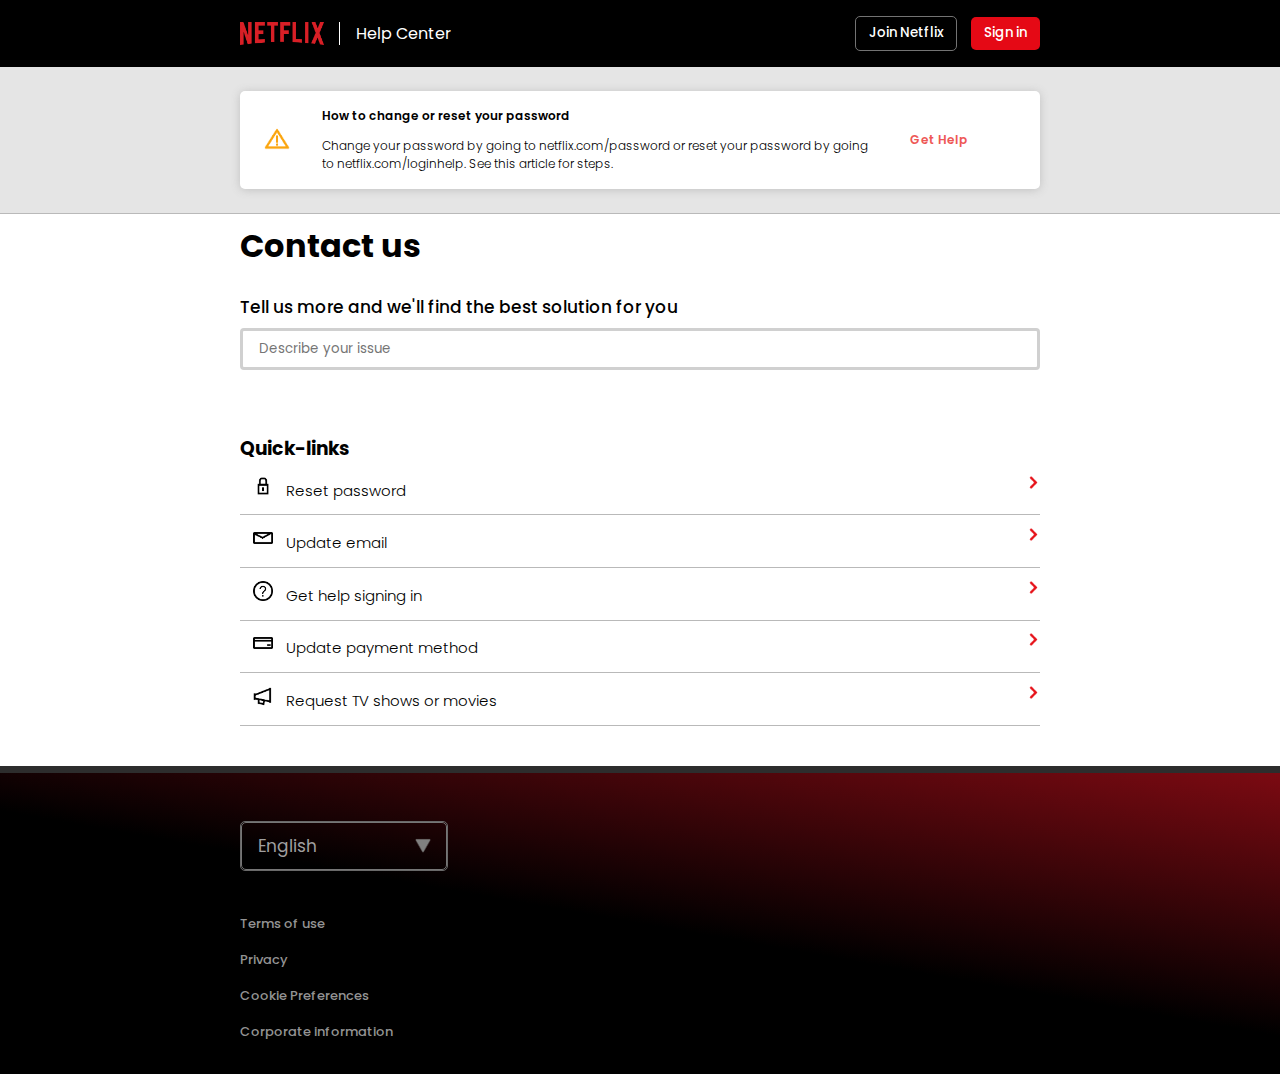
<file: contactus.html>
<!DOCTYPE html>
<html lang="en">
<head>
    <meta charset="UTF-8">
    <meta name="viewport" content="width=device-width, initial-scale=1.0">
    <title>Contact Us | Netflix Help Center</title>
    <link rel="stylesheet" href="styles.css">
    <link rel="stylesheet" href="contactus.css">
    <link rel="icon" href="images/favicon.svg">
</head>
<body>

    <div class="pop-up-enclosing">
        <div class="heading">
            <div class="heading-elements">
                <img src="images/logo.png" alt="">
                <h1>Privacy Preferencd Center</h1>
                <img class="pop-up-x-icon" src="images/plus-icon.png" alt="">
            </div>
        </div>
        <div class="pop-up-container">
            <div class="main-content">
                <div class="left-content">
                    <h4>General Description</h4>
                    <h4>Essential Cookies</h4>
                    <h4>First Party Performance and Functionality Cookies</h4>
                    <h4>Third Party Performance and Functionality Cookies</h4>
                    <h4>Advertising Cookies</h4>
                </div>
                <div class="right-content">
                    <h4>General Description</h4>
                    <p>
                        This cookie tool will help you understand who is using cookies to collect information from your
                        device, for what purposes they use the information, and how you can control the use of cookies for
                        non-essential activities.
                        <br> <br>
                        Netflix supports the Self-Regulatory Principles for Online Behavioral Advertising of the Digital
                        Advertising Alliance (DAA), the Digital Advertising Alliance of Canada (DAAC), and the European
                        Interactive Digital Advertising Alliance (EDAA).
                        <br> <br>
                        If you opt out of advertising cookies, you may still see Netflix ads on other sites, but those ads
                        will not be customized by us or our service providers and we will continue to customize your
                        experience on our website via our use of cookies you have not refused.
                        <br> <br>
                        Alternatively, privacy settings in most browsers will allow you to prevent your browser from
                        accepting new cookies, have it notify you when you receive a new cookie, or disable cookies
                        altogether. If your browser is set to not accept any cookies, you will not receive Interest-Based
                        Advertising, but your use of the Netflix service may be impaired or unavailable. In addition, if you
                        use our cookie tool to opt-out of certain cookies, your opt-out preferences will be remembered by
                        placing a cookie on your device. It is therefore important that your browser is configured to accept
                        cookies for your preferences to take effect. If you delete or clear your cookies, or if you change
                        which web browser you are using, you will need to set your cookie preferences again.
                        <br> <br>
                        For more information on our use of cookies, please visit the <a href="#">Cookies and Internet Advertising</a>
                        section of our <a href="#">Privacy Statement</a> .
                    </p>
                </div>
                
            </div>
        </div>
        <div class="pop-up-accordion">
            <div class="topics">
                <div class="p-heading">
                    <p>General Description</p>
                </div>
                <div class="p-floating-content">
                    <p>
                        This cookie tool will help you understand who is using cookies to collect information from your
                        device, for what purposes they use the information, and how you can control the use of cookies for
                        non-essential activities.
                        <br> <br>
                        Netflix supports the Self-Regulatory Principles for Online Behavioral Advertising of the Digital
                        Advertising Alliance (DAA), the Digital Advertising Alliance of Canada (DAAC), and the European
                        Interactive Digital Advertising Alliance (EDAA).
                        <br> <br>
                        If you opt out of advertising cookies, you may still see Netflix ads on other sites, but those ads
                        will not be customized by us or our service providers and we will continue to customize your
                        experience on our website via our use of cookies you have not refused.
                        <br> <br>
                        Alternatively, privacy settings in most browsers will allow you to prevent your browser from
                        accepting new cookies, have it notify you when you receive a new cookie, or disable cookies
                        altogether. If your browser is set to not accept any cookies, you will not receive Interest-Based
                        Advertising, but your use of the Netflix service may be impaired or unavailable. In addition, if you
                        use our cookie tool to opt-out of certain cookies, your opt-out preferences will be remembered by
                        placing a cookie on your device. It is therefore important that your browser is configured to accept
                        cookies for your preferences to take effect. If you delete or clear your cookies, or if you change
                        which web browser you are using, you will need to set your cookie preferences again.
                        <br> <br>
                        For more information on our use of cookies, please visit the <a href="#">Cookies and Internet Advertising</a>
                        section of our <a href="#">Privacy Statement</a> .
                    </p>
                </div>
            </div>
        </div>
        <div class="pop-up-save">
            <button>Save Settings</button>
        </div>
        <div class="pop-up-footer">
            <p>powered by <span class="onetrust">onetrust</span></p>
        </div>
    </div>
    
    <header>
        <div class="header-outermost">
            <div class="header-el-container">
                <div class="section1">
                    <div class="logo">
                        <a href="index.html"><img src="images/logo.png" alt="logo"></a>
                    </div>
            
                    <a href="help.html">Help Center</a>
                </div>
                <div class="mobile-help">
                    <div class="logo">
                        <a href="index.html"><img class="logo-img" src="images/Netflix_Symbol.png" alt="logo"></a>
                    </div>

                    <a href="help.html">Help Center</a>
                </div>
                <div class="section2">
                    <button onclick="openIndex()" >Join Netflix</button>
                    <button onclick="openSignIn()" >Sign in</button>
                </div>
            </div>
        </div>
    </header>
    <div class="content">
        <div class="bg">
            <div class="get-help-container">
                <div class="get-help-box">
                    <div class="image">
                        <img src="images/error-icon.png" alt="">
                    </div>
                    <div class="text">
                        <p>How to change or reset your password</p>
                        <p>Change your password by going to netflix.com/password or 
                            reset your password by going to netflix.com/loginhelp. 
                            See this article for steps.
                        </p>
                    </div>
                    <a href="help.html">Get Help</a>
                </div>
            </div>
        </div>
        <div class="contact-us">
            <h1>Contact us</h1>
            <p>Tell us more and we'll find the best solution for you</p>
            <div class="input-div">
                <input type="text" placeholder="Describe your issue">
                <div class="right-arrow">
                    <img src="images/right-arrow-01.png" alt="">
                </div>
            </div>
        </div>
        <div class="quick-links">
            <h3>Quick-links</h3>
            <div class="links">
                <a href="#"><img src="images/lock-icon.png" alt="">Reset password <img class="right-arrow-red" src="images/right-arrow-red.png" alt=""></a>
                <a href="#"><img src="images/email-icon.png" alt="">Update email <img class="right-arrow-red" src="images/right-arrow-red.png" alt=""></a>
                <a href="#"><img src="images/help-icon.png" alt="">Get help signing in <img class="right-arrow-red" src="images/right-arrow-red.png" alt=""></a>
                <a href="#"><img src="images/credit-card-icon.png" alt="">Update payment method <img class="right-arrow-red" src="images/right-arrow-red.png" alt=""></a>
                <a href="#"><img src="images/request-icon.png" alt="">Request TV shows or movies <img class="right-arrow-red" src="images/right-arrow-red.png" alt=""></a>
            </div>
        </div>

        <div class="footer">
            <div class="footer-container">
                <div class="footer-inner">
                    <div class="language-select">
                        <div class="text">
                            <select name="language" id="language">
                                <option value="English">English</option>
                                <option value="English">Amharic</option>
                                <option value="English">French</option>
                                <option value="English">Dutch</option>
                            </select>
                        </div>
                            <img class="down-icon down-icon-gray" src="images/down-icon-gray.png" alt="">
                            <img class="down-icon down-icon-white" src="images/down-icon.png" alt="">
                    </div>
                        <ul>
                            <li><a href="termsofuse.html">Terms of use</a></li>
                            <li><a href="privacy.html">Privacy</a></li>
                            <li><a class="cookie-preferences">Cookie Preferences</a></li>
                            <li><a href="corporateinformation.html">Corporate information</a></li>
                        </ul>
                </div>
            </div>
        </div>
    </div>
    
    <script src="contactus.js"></script>
    <script src="cookie-opener.js"></script>
</body>
</html>
</file>
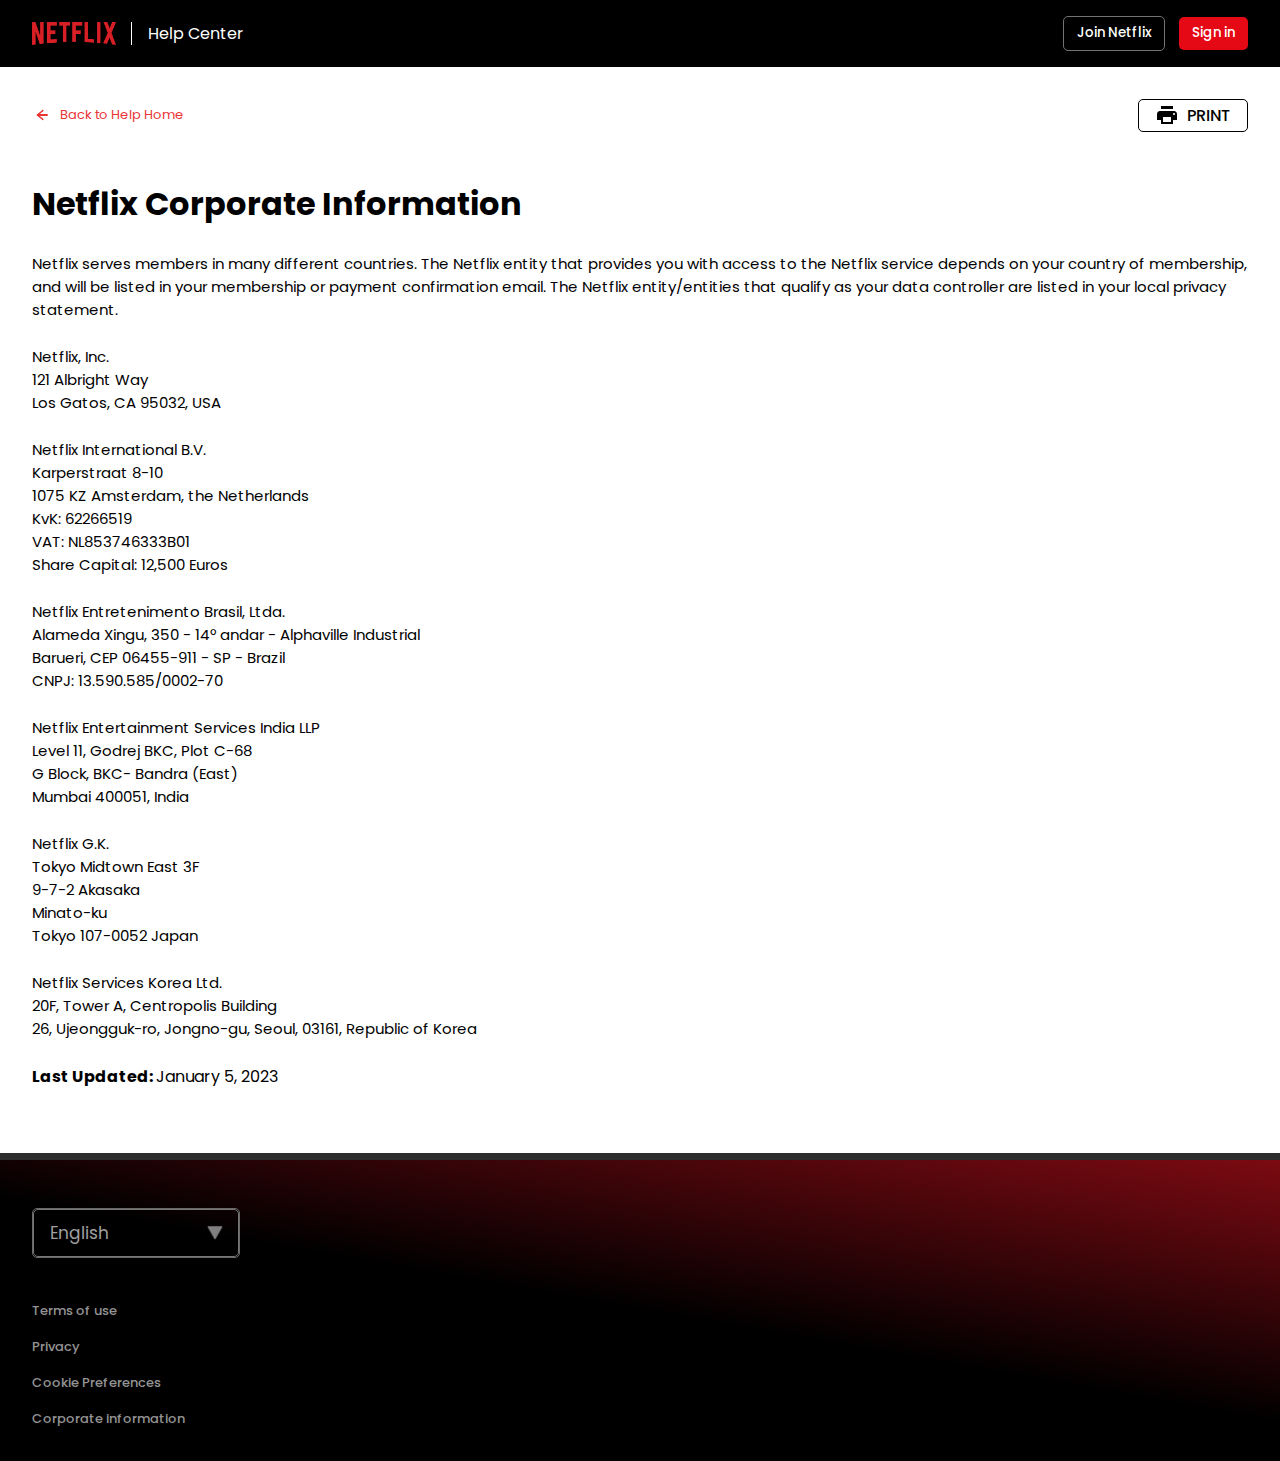
<file: corparateinformation.html>
<!DOCTYPE html>
<html lang="en">

<head>
    <meta charset="UTF-8">
    <meta name="viewport" content="width=device-width, initial-scale=1.0">
    <title>help.netflix.com/en/legal/termsofuse</title>
    <link rel="stylesheet" href="styles.css">
    <link rel="stylesheet" href="contactus.css">
    <link rel="stylesheet" href="termsofuse.css">
    <link rel="icon" href="images/favicon.svg">
</head>

<body>

    <div class="pop-up-enclosing">
        <div class="heading">
            <div class="heading-elements">
                <img src="images/logo.png" alt="">
                <h1>Privacy Preferencd Center</h1>
                <img class="pop-up-x-icon" src="images/plus-icon.png" alt="">
            </div>
        </div>
        <div class="pop-up-container">
            <div class="main-content">
                <div class="left-content">
                    <h4>General Description</h4>
                    <h4>Essential Cookies</h4>
                    <h4>First Party Performance and Functionality Cookies</h4>
                    <h4>Third Party Performance and Functionality Cookies</h4>
                    <h4>Advertising Cookies</h4>
                </div>
                <div class="right-content">
                    <h4>General Description</h4>
                    <p>
                        This cookie tool will help you understand who is using cookies to collect information from your
                        device, for what purposes they use the information, and how you can control the use of cookies
                        for
                        non-essential activities.
                        <br> <br>
                        Netflix supports the Self-Regulatory Principles for Online Behavioral Advertising of the Digital
                        Advertising Alliance (DAA), the Digital Advertising Alliance of Canada (DAAC), and the European
                        Interactive Digital Advertising Alliance (EDAA).
                        <br> <br>
                        If you opt out of advertising cookies, you may still see Netflix ads on other sites, but those
                        ads
                        will not be customized by us or our service providers and we will continue to customize your
                        experience on our website via our use of cookies you have not refused.
                        <br> <br>
                        Alternatively, privacy settings in most browsers will allow you to prevent your browser from
                        accepting new cookies, have it notify you when you receive a new cookie, or disable cookies
                        altogether. If your browser is set to not accept any cookies, you will not receive
                        Interest-Based
                        Advertising, but your use of the Netflix service may be impaired or unavailable. In addition, if
                        you
                        use our cookie tool to opt-out of certain cookies, your opt-out preferences will be remembered
                        by
                        placing a cookie on your device. It is therefore important that your browser is configured to
                        accept
                        cookies for your preferences to take effect. If you delete or clear your cookies, or if you
                        change
                        which web browser you are using, you will need to set your cookie preferences again.
                        <br> <br>
                        For more information on our use of cookies, please visit the <a href="#">Cookies and Internet
                            Advertising</a>
                        section of our <a href="#">Privacy Statement</a> .
                    </p>
                </div>

            </div>
        </div>
        <div class="pop-up-accordion">
            <div class="topics">
                <div class="p-heading">
                    <p>General Description</p>
                </div>
                <div class="p-floating-content">
                    <p>
                        This cookie tool will help you understand who is using cookies to collect information from your
                        device, for what purposes they use the information, and how you can control the use of cookies
                        for
                        non-essential activities.
                        <br> <br>
                        Netflix supports the Self-Regulatory Principles for Online Behavioral Advertising of the Digital
                        Advertising Alliance (DAA), the Digital Advertising Alliance of Canada (DAAC), and the European
                        Interactive Digital Advertising Alliance (EDAA).
                        <br> <br>
                        If you opt out of advertising cookies, you may still see Netflix ads on other sites, but those
                        ads
                        will not be customized by us or our service providers and we will continue to customize your
                        experience on our website via our use of cookies you have not refused.
                        <br> <br>
                        Alternatively, privacy settings in most browsers will allow you to prevent your browser from
                        accepting new cookies, have it notify you when you receive a new cookie, or disable cookies
                        altogether. If your browser is set to not accept any cookies, you will not receive
                        Interest-Based
                        Advertising, but your use of the Netflix service may be impaired or unavailable. In addition, if
                        you
                        use our cookie tool to opt-out of certain cookies, your opt-out preferences will be remembered
                        by
                        placing a cookie on your device. It is therefore important that your browser is configured to
                        accept
                        cookies for your preferences to take effect. If you delete or clear your cookies, or if you
                        change
                        which web browser you are using, you will need to set your cookie preferences again.
                        <br> <br>
                        For more information on our use of cookies, please visit the <a href="#">Cookies and Internet
                            Advertising</a>
                        section of our <a href="#">Privacy Statement</a> .
                    </p>
                </div>
            </div>
        </div>
        <div class="pop-up-save">
            <button>Save Settings</button>
        </div>
        <div class="pop-up-footer">
            <p>powered by <span class="onetrust">onetrust</span></p>
        </div>
    </div>

    <header>
        <div class="header-outermost">
            <div class="header-el-container">
                <div class="section1">
                    <div class="logo">
                        <a href="index.html"><img src="images/logo.png" alt="logo"></a>
                    </div>

                    <a href="help.html">Help Center</a>
                </div>
                <div class="mobile-help">
                    <div class="logo">
                        <a href="index.html"><img class="logo-img" src="images/Netflix_Symbol.png" alt="logo"></a>
                    </div>

                    <a href="help.html">Help Center</a>
                </div>
                <div class="section2">
                    <button onclick="openIndex()">Join Netflix</button>
                    <button onclick="openSignIn()">Sign in</button>
                </div>
            </div>
        </div>
    </header>
    <nav>
        <a href="help.html"> <img class="right-arrow-red" src="images/left-icon-red.png" alt=""> Back to Help Home</a>
        <button> <img src="images/icons8-print-24.png" alt=""> PRINT</button>
    </nav>

    <main>
        <div class="main-content">
            <h1>Netflix Corporate Information</h1>
            <div class="tc-text">
                <p>
                    Netflix serves members in many different countries. The Netflix entity that provides you with access
                    to the Netflix service depends on your country of membership, and will be listed in your membership
                    or payment confirmation email. The Netflix entity/entities that qualify as your data controller are
                    listed in your local privacy statement.
                </p>
                <p>
                    Netflix, Inc. <br>
                    121 Albright Way <br>
                    Los Gatos, CA 95032, USA
                </p>
                <p>
                    Netflix International B.V. <br>
                    Karperstraat 8-10 <br>
                    1075 KZ Amsterdam, the Netherlands <br>
                    KvK: 62266519 <br>
                    VAT: NL853746333B01 <br>
                    Share Capital: 12,500 Euros
                </p>

                <p>
                    Netflix Entretenimento Brasil, Ltda. <br>
                    Alameda Xingu, 350 - 14º andar - Alphaville Industrial <br>
                    Barueri, CEP 06455-911 - SP - Brazil <br>
                    CNPJ: ​13.590.585/0002-70
                </p>

                <p>
                    Netflix Entertainment Services India LLP <br>
                    Level 11, Godrej BKC, Plot C-68 <br>
                    G Block, BKC- Bandra (East) <br>
                    Mumbai 400051, India
                </p>

                <p>
                    Netflix G.K.  <br>
                    Tokyo Midtown East 3F <br>
                    9-7-2 Akasaka <br>
                    Minato-ku <br>
                    Tokyo 107-0052 Japan
                </p>

                <p>
                    Netflix Services Korea Ltd. <br>
                    20F, Tower A, Centropolis Building <br>
                    26, Ujeongguk-ro, Jongno-gu, Seoul, 03161, Republic of Korea
                </p>

            </div>
            <p class="last-updated"><strong>Last Updated: </strong>January 5, 2023</p>
        </div>
    </main>

    <div class="footer">
        <div class="language-select">
            <div class="text">
                <select name="language" id="language">
                    <option value="English">English</option>
                    <option value="English">Amharic</option>
                    <option value="English">French</option>
                    <option value="English">Dutch</option>
                </select>
            </div>
            <img class="down-icon down-icon-gray" src="images/down-icon-gray.png" alt="">
            <img class="down-icon down-icon-white" src="images/down-icon.png" alt="">
        </div>
        <ul>
            <li><a href="termsofuse.html">Terms of use</a></li>
            <li><a href="privacy.html">Privacy</a></li>
            <li><a class="cookie-preferences">Cookie Preferences</a></li>
            <li><a href="corporateinformation.html">Corporate information</a></li>
        </ul>
    </div>
    <script src="cookie-opener.js"></script>
    <script>
        function openIndex() {
            window.open("index.html", "_self")
        }

        function openSignIn() {
            window.open("signin.html", "_self")
        }
    </script>
</body>

</html>
</file>
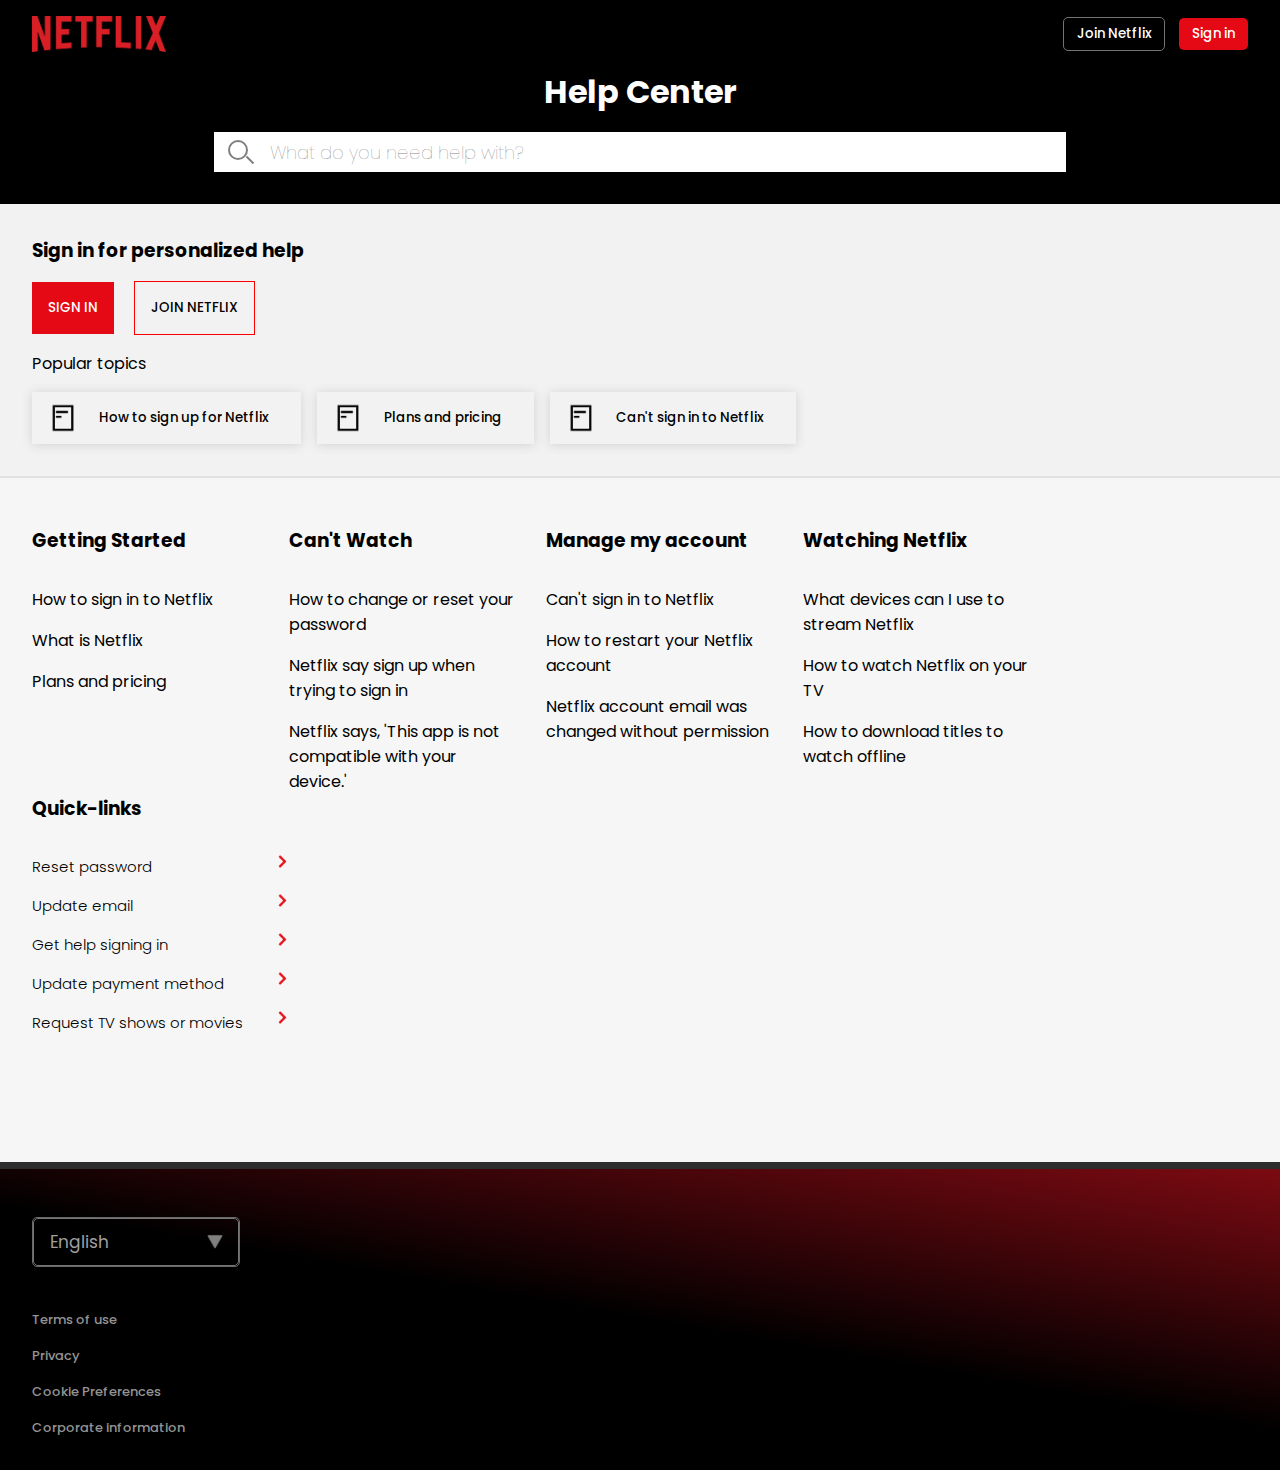
<file: help.html>
<!DOCTYPE html>
<html lang="en">

<head>
    <meta charset="UTF-8">
    <meta name="viewport" content="width=device-width, initial-scale=1.0">
    <title>help.netflix.com/en/legal/termsofuse</title>
    <link rel="stylesheet" href="styles.css">
    <link rel="stylesheet" href="contactus.css">
    <link rel="stylesheet" href="help.css">
    <link rel="icon" href="images/favicon.svg">
</head>

<body>

    <div class="pop-up-enclosing">
        <div class="heading">
            <div class="heading-elements">
                <img src="images/logo.png" alt="">
                <h1>Privacy Preferencd Center</h1>
                <img class="pop-up-x-icon" src="images/plus-icon.png" alt="">
            </div>
        </div>
        <div class="pop-up-container">
            <div class="main-content">
                <div class="left-content">
                    <h4>General Description</h4>
                    <h4>Essential Cookies</h4>
                    <h4>First Party Performance and Functionality Cookies</h4>
                    <h4>Third Party Performance and Functionality Cookies</h4>
                    <h4>Advertising Cookies</h4>
                </div>
                <div class="right-content">
                    <h4>General Description</h4>
                    <p>
                        This cookie tool will help you understand who is using cookies to collect information from your
                        device, for what purposes they use the information, and how you can control the use of cookies for
                        non-essential activities.
                        <br> <br>
                        Netflix supports the Self-Regulatory Principles for Online Behavioral Advertising of the Digital
                        Advertising Alliance (DAA), the Digital Advertising Alliance of Canada (DAAC), and the European
                        Interactive Digital Advertising Alliance (EDAA).
                        <br> <br>
                        If you opt out of advertising cookies, you may still see Netflix ads on other sites, but those ads
                        will not be customized by us or our service providers and we will continue to customize your
                        experience on our website via our use of cookies you have not refused.
                        <br> <br>
                        Alternatively, privacy settings in most browsers will allow you to prevent your browser from
                        accepting new cookies, have it notify you when you receive a new cookie, or disable cookies
                        altogether. If your browser is set to not accept any cookies, you will not receive Interest-Based
                        Advertising, but your use of the Netflix service may be impaired or unavailable. In addition, if you
                        use our cookie tool to opt-out of certain cookies, your opt-out preferences will be remembered by
                        placing a cookie on your device. It is therefore important that your browser is configured to accept
                        cookies for your preferences to take effect. If you delete or clear your cookies, or if you change
                        which web browser you are using, you will need to set your cookie preferences again.
                        <br> <br>
                        For more information on our use of cookies, please visit the <a href="#">Cookies and Internet Advertising</a>
                        section of our <a href="#">Privacy Statement</a> .
                    </p>
                </div>
                
            </div>
        </div>
        <div class="pop-up-accordion">
            <div class="topics">
                <div class="p-heading">
                    <p>General Description</p>
                </div>
                <div class="p-floating-content">
                    <p>
                        This cookie tool will help you understand who is using cookies to collect information from your
                        device, for what purposes they use the information, and how you can control the use of cookies for
                        non-essential activities.
                        <br> <br>
                        Netflix supports the Self-Regulatory Principles for Online Behavioral Advertising of the Digital
                        Advertising Alliance (DAA), the Digital Advertising Alliance of Canada (DAAC), and the European
                        Interactive Digital Advertising Alliance (EDAA).
                        <br> <br>
                        If you opt out of advertising cookies, you may still see Netflix ads on other sites, but those ads
                        will not be customized by us or our service providers and we will continue to customize your
                        experience on our website via our use of cookies you have not refused.
                        <br> <br>
                        Alternatively, privacy settings in most browsers will allow you to prevent your browser from
                        accepting new cookies, have it notify you when you receive a new cookie, or disable cookies
                        altogether. If your browser is set to not accept any cookies, you will not receive Interest-Based
                        Advertising, but your use of the Netflix service may be impaired or unavailable. In addition, if you
                        use our cookie tool to opt-out of certain cookies, your opt-out preferences will be remembered by
                        placing a cookie on your device. It is therefore important that your browser is configured to accept
                        cookies for your preferences to take effect. If you delete or clear your cookies, or if you change
                        which web browser you are using, you will need to set your cookie preferences again.
                        <br> <br>
                        For more information on our use of cookies, please visit the <a href="#">Cookies and Internet Advertising</a>
                        section of our <a href="#">Privacy Statement</a> .
                    </p>
                </div>
            </div>
        </div>
        <div class="pop-up-save">
            <button>Save Settings</button>
        </div>
        <div class="pop-up-footer">
            <p>powered by <span class="onetrust">onetrust</span></p>
        </div>
    </div>

    <header>
        <div class="header-outermost">
            <div class="header-el-container">
                <div class="section1">
                    <div class="logo">
                        <a href="index.html"><img src="images/logo.png" alt="logo"></a>
                    </div>

                </div>
                <div class="mobile-help">
                    <div class="logo">
                        <a href="index.html"><img class="logo-img" src="images/Netflix_Symbol.png" alt="logo"></a>
                    </div>
                </div>
                <div class="section2">
                    <button onclick="openIndex()">Join Netflix</button>
                    <button onclick="openSignIn()">Sign in</button>
                </div>
                
            </div>
        </div>
        <h1>Help Center</h1>
        <div class="search-space">
            <div class="search-icon">
                <div class="shapes">
                    <div class="circle"></div>
                    <div class="line"></div>
                </div>
            </div>
            <input class="search" type="text" placeholder="What do you need help with?">
        </div>
    </header>

    <main>
        <div class="main-help-content">
            <div class="upper-content">
                <h3>Sign in for personalized help</h3>
                <div class="upper-btns">
                    <button onclick="openSignIn()">Sign in</button>
                    <button onclick="openIndex()">Join Netflix</button>
                </div>
                <p>Popular topics</p>
                <div class="topics">
                    <div class="btn">
                        <img src="images/doc.png" alt=""> <button> How to sign up for Netflix</button>
                    </div>
                    <div class="btn">
                        <img src="images/doc.png" alt=""> <button> Plans and pricing</button>
                    </div>
                    <div class="btn">
                        <img src="images/doc.png" alt=""> <button> Can't sign in to Netflix</button>
                    </div>
                </div>
            </div>
        </div>
        <div class="bottom-content">
            <div class="container">
                <div class="content">
                    <h3>Getting Started</h3>
                    <a href="#">How to sign in to Netflix</a>
                    <a href="#">What is Netflix</a>
                    <a href="#">Plans and pricing</a>
                </div>
                <div class="content">
                    <h3>Can't Watch</h3>
                    <a href="#">How to change or reset your password</a>
                    <a href="#">Netflix say sign up when trying to sign in</a>
                    <a href="#">Netflix says, 'This app is not compatible with your device.'</a>
                </div>
                <div class="content">
                    <h3>Manage my account</h3>
                    <a href="#">Can't sign in to Netflix</a>
                    <a href="#">How to restart your Netflix account</a>
                    <a href="#">Netflix account email was changed without permission</a>
                </div>
                <div class="content">
                    <h3>Watching Netflix</h3>
                    <a href="#">What devices can I use to stream Netflix</a>
                    <a href="#">How to watch Netflix on your TV</a>
                    <a href="#">How to download titles to watch offline</a>
                </div>
                <div class="content">
                    <h3>Quick-links</h3>
                    <div class="links">
                        <a href="#">Reset password <img class="right-arrow-red" src="images/right-arrow-red.png" alt=""></a>
                        <a href="#">Update email <img class="right-arrow-red" src="images/right-arrow-red.png" alt=""></a>
                        <a href="#">Get help signing in <img class="right-arrow-red" src="images/right-arrow-red.png" alt=""></a>
                        <a href="#">Update payment method <img class="right-arrow-red" src="images/right-arrow-red.png" alt=""></a>
                        <a href="#">Request TV shows or movies <img class="right-arrow-red" src="images/right-arrow-red.png" alt=""></a>
                    </div>
                </div>
            </div>
        </div>
    </main>

    <div class="footer">
        <div class="language-select">
            <div class="text">
                <select name="language" id="language">
                    <option value="English">English</option>
                    <option value="English">Amharic</option>
                    <option value="English">French</option>
                    <option value="English">Dutch</option>
                </select>
            </div>
            <img class="down-icon down-icon-gray" src="images/down-icon-gray.png" alt="">
            <img class="down-icon down-icon-white" src="images/down-icon.png" alt="">
        </div>
        <ul>
            <li><a href="termsofuse.html">Terms of use</a></li>
            <li><a href="privacy.html">Privacy</a></li>
            <li><a class="cookie-preferences">Cookie Preferences</a></li>
            <li><a href="corparateinformation.html">Corporate information</a></li>
        </ul>
    </div>
    <script src="cookie-opener.js"></script>
    <script>
        function openSignIn() {
            window.open("signin.html", "_self")
        }
        function openIndex() {
            window.open("signin.html", "_self")
        }
    </script>
</body>

</html>
</file>
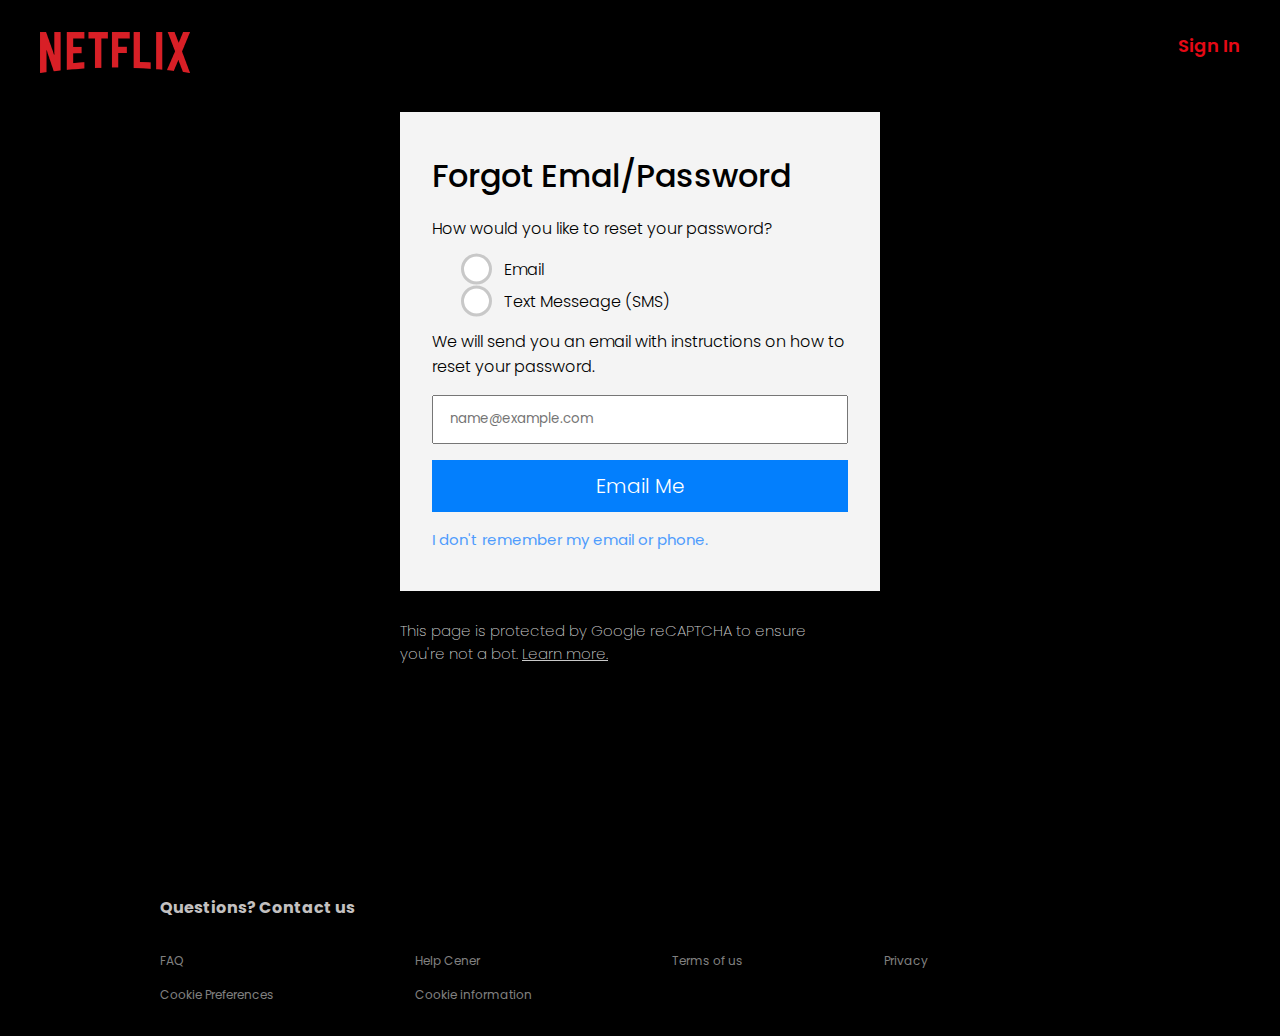
<file: loginhelp.html>
<!DOCTYPE html>
<html lang="en">

<head>
    <meta charset="UTF-8">
    <meta name="viewport" content="width=device-width, initial-scale=1.0">
    <title>Netflix</title>
    <link rel="stylesheet" href="styles.css">
    <link rel="stylesheet" href="loginhelp.css">
    <link rel="icon" href="images/favicon.svg">
</head>

<body>

    <div class="pop-up-enclosing">
        <div class="heading">
            <div class="heading-elements">
                <img src="images/logo.png" alt="">
                <h1>Privacy Preferencd Center</h1>
                <img class="pop-up-x-icon" src="images/plus-icon.png" alt="">
            </div>
        </div>
        <div class="pop-up-container">
            <div class="main-content">
                <div class="left-content">
                    <h4>General Description</h4>
                    <h4>Essential Cookies</h4>
                    <h4>First Party Performance and Functionality Cookies</h4>
                    <h4>Third Party Performance and Functionality Cookies</h4>
                    <h4>Advertising Cookies</h4>
                </div>
                <div class="right-content">
                    <h4>General Description</h4>
                    <p>
                        This cookie tool will help you understand who is using cookies to collect information from your
                        device, for what purposes they use the information, and how you can control the use of cookies
                        for
                        non-essential activities.
                        <br> <br>
                        Netflix supports the Self-Regulatory Principles for Online Behavioral Advertising of the Digital
                        Advertising Alliance (DAA), the Digital Advertising Alliance of Canada (DAAC), and the European
                        Interactive Digital Advertising Alliance (EDAA).
                        <br> <br>
                        If you opt out of advertising cookies, you may still see Netflix ads on other sites, but those
                        ads
                        will not be customized by us or our service providers and we will continue to customize your
                        experience on our website via our use of cookies you have not refused.
                        <br> <br>
                        Alternatively, privacy settings in most browsers will allow you to prevent your browser from
                        accepting new cookies, have it notify you when you receive a new cookie, or disable cookies
                        altogether. If your browser is set to not accept any cookies, you will not receive
                        Interest-Based
                        Advertising, but your use of the Netflix service may be impaired or unavailable. In addition, if
                        you
                        use our cookie tool to opt-out of certain cookies, your opt-out preferences will be remembered
                        by
                        placing a cookie on your device. It is therefore important that your browser is configured to
                        accept
                        cookies for your preferences to take effect. If you delete or clear your cookies, or if you
                        change
                        which web browser you are using, you will need to set your cookie preferences again.
                        <br> <br>
                        For more information on our use of cookies, please visit the <a href="#">Cookies and Internet
                            Advertising</a>
                        section of our <a href="#">Privacy Statement</a> .
                    </p>
                </div>

            </div>
        </div>
        <div class="pop-up-accordion">
            <div class="topics">
                <div class="p-heading">
                    <p>General Description</p>
                </div>
                <div class="p-floating-content">
                    <p>
                        This cookie tool will help you understand who is using cookies to collect information from your
                        device, for what purposes they use the information, and how you can control the use of cookies
                        for
                        non-essential activities.
                        <br> <br>
                        Netflix supports the Self-Regulatory Principles for Online Behavioral Advertising of the Digital
                        Advertising Alliance (DAA), the Digital Advertising Alliance of Canada (DAAC), and the European
                        Interactive Digital Advertising Alliance (EDAA).
                        <br> <br>
                        If you opt out of advertising cookies, you may still see Netflix ads on other sites, but those
                        ads
                        will not be customized by us or our service providers and we will continue to customize your
                        experience on our website via our use of cookies you have not refused.
                        <br> <br>
                        Alternatively, privacy settings in most browsers will allow you to prevent your browser from
                        accepting new cookies, have it notify you when you receive a new cookie, or disable cookies
                        altogether. If your browser is set to not accept any cookies, you will not receive
                        Interest-Based
                        Advertising, but your use of the Netflix service may be impaired or unavailable. In addition, if
                        you
                        use our cookie tool to opt-out of certain cookies, your opt-out preferences will be remembered
                        by
                        placing a cookie on your device. It is therefore important that your browser is configured to
                        accept
                        cookies for your preferences to take effect. If you delete or clear your cookies, or if you
                        change
                        which web browser you are using, you will need to set your cookie preferences again.
                        <br> <br>
                        For more information on our use of cookies, please visit the <a href="#">Cookies and Internet
                            Advertising</a>
                        section of our <a href="#">Privacy Statement</a> .
                    </p>
                </div>
            </div>
        </div>
        <div class="pop-up-save">
            <button>Save Settings</button>
        </div>
        <div class="pop-up-footer">
            <p>powered by <span class="onetrust">onetrust</span></p>
        </div>
    </div>

    <header>
        <div class="logo">
            <a href="index.html"><img src="images/logo.png" alt=""></a>
        </div>
        <a href="signin.html">Sign In</a>
    </header>
    <div class="login-help-box">
        <h1>Forgot Emal/Password</h1>
        <p>How would you like to reset your password?</p>
        <div class="radios">
            <div class="email-radio">
                <label for="email">
                    <input name="email/sms" type="radio" id="email"> 
                    <span>Email</span>
                </label>
            </div>
            <div class="sms-radio">
                <label for="sms">
                    <input name="email/sms" type="radio" id="sms"> 
                    <span>Text Messeage (SMS)</span>
                </label>
            </div>
        </div>
        <p>We will send you an email with instructions on how to reset your password.</p>
        <input class="email-input" type="email" placeholder="name@example.com">
        <button>Email Me</button>
        <a href="#">I don't remember my email or phone.</a>
        <div class="login-help-reCAPTCHA">
            <p>This page is protected by Google reCAPTCHA to ensure you're not a bot. <a class="learn-more" href="#">Learn
                more.</a></p>
            <P class="expand-learn-more" > <br> The information collected by Google reCAPTCHA is subject to the Google <a href="privacy.html">Privacy Policy</a> and <a href="termsofuse.html">Terms of Service</a>,
                and is used for providing, maintaining, and improving the reCAPTCHA service and for general security
                purposes (it is not used for personalized advertising by Google).
            </P>
        </div>
    </div>

    <footer>
        <h4><a href="contactus.html">Questions? Contact us</a></h4>
        <div class="footer-elements">
            <ul>
                <li><a id="faq" href="index.html#faq">FAQ</a></li>
                <li><a class="cookie-preferences" >Cookie Preferences</a></li>
            </ul>
    
            <ul>
                <li><a href="help.html">Help Cener</a></li>
                <li><a href="#">Cookie information</a></li>
            </ul>
            <ul>
                <li><a href="termsofuse.html">Terms of us</a></li>
            </ul>
            <ul>
                <li><a href="privacy.html">Privacy</a></li>
            </ul>
        </div>
        
    </footer>
    <script src="cookie-opener.js"></script>
    <script>
        const learnMore = document.querySelector(".learn-more")
        const expandLearnMore = document.querySelector(".expand-learn-more")

        expandLearnMore.style.opacity = '0'

        learnMore.addEventListener('click', () => {
            expandLearnMore.style.opacity = '1'
            learnMore.style.display = 'none'
        })

    </script>
</body>

</html>
</file>
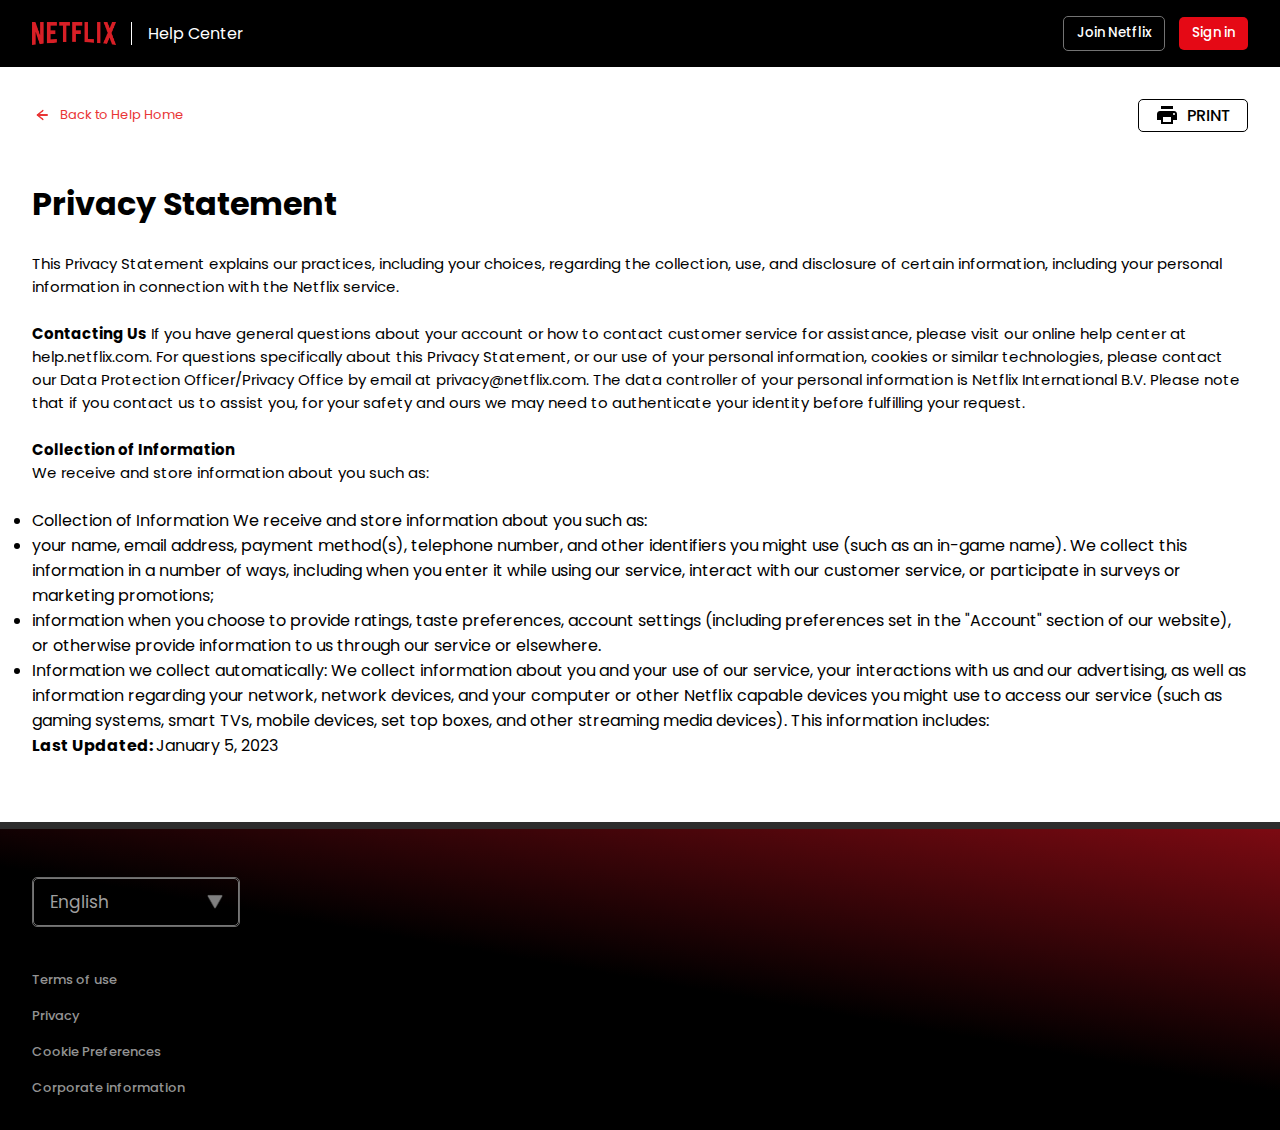
<file: privacy.html>
<!DOCTYPE html>
<html lang="en">

<head>
    <meta charset="UTF-8">
    <meta name="viewport" content="width=device-width, initial-scale=1.0">
    <title>help.netflix.com/en/legal/termsofuse</title>
    <link rel="stylesheet" href="styles.css">
    <link rel="stylesheet" href="contactus.css">
    <link rel="stylesheet" href="termsofuse.css">
    <link rel="icon" href="images/favicon.svg">
</head>

<body>

    <div class="pop-up-enclosing">
        <div class="heading">
            <div class="heading-elements">
                <img src="images/logo.png" alt="">
                <h1>Privacy Preferencd Center</h1>
                <img class="pop-up-x-icon" src="images/plus-icon.png" alt="">
            </div>
        </div>
        <div class="pop-up-container">
            <div class="main-content">
                <div class="left-content">
                    <h4>General Description</h4>
                    <h4>Essential Cookies</h4>
                    <h4>First Party Performance and Functionality Cookies</h4>
                    <h4>Third Party Performance and Functionality Cookies</h4>
                    <h4>Advertising Cookies</h4>
                </div>
                <div class="right-content">
                    <h4>General Description</h4>
                    <p>
                        This cookie tool will help you understand who is using cookies to collect information from your
                        device, for what purposes they use the information, and how you can control the use of cookies
                        for
                        non-essential activities.
                        <br> <br>
                        Netflix supports the Self-Regulatory Principles for Online Behavioral Advertising of the Digital
                        Advertising Alliance (DAA), the Digital Advertising Alliance of Canada (DAAC), and the European
                        Interactive Digital Advertising Alliance (EDAA).
                        <br> <br>
                        If you opt out of advertising cookies, you may still see Netflix ads on other sites, but those
                        ads
                        will not be customized by us or our service providers and we will continue to customize your
                        experience on our website via our use of cookies you have not refused.
                        <br> <br>
                        Alternatively, privacy settings in most browsers will allow you to prevent your browser from
                        accepting new cookies, have it notify you when you receive a new cookie, or disable cookies
                        altogether. If your browser is set to not accept any cookies, you will not receive
                        Interest-Based
                        Advertising, but your use of the Netflix service may be impaired or unavailable. In addition, if
                        you
                        use our cookie tool to opt-out of certain cookies, your opt-out preferences will be remembered
                        by
                        placing a cookie on your device. It is therefore important that your browser is configured to
                        accept
                        cookies for your preferences to take effect. If you delete or clear your cookies, or if you
                        change
                        which web browser you are using, you will need to set your cookie preferences again.
                        <br> <br>
                        For more information on our use of cookies, please visit the <a href="#">Cookies and Internet
                            Advertising</a>
                        section of our <a href="#">Privacy Statement</a> .
                    </p>
                </div>

            </div>
        </div>
        <div class="pop-up-accordion">
            <div class="topics">
                <div class="p-heading">
                    <p>General Description</p>
                </div>
                <div class="p-floating-content">
                    <p>
                        This cookie tool will help you understand who is using cookies to collect information from your
                        device, for what purposes they use the information, and how you can control the use of cookies
                        for
                        non-essential activities.
                        <br> <br>
                        Netflix supports the Self-Regulatory Principles for Online Behavioral Advertising of the Digital
                        Advertising Alliance (DAA), the Digital Advertising Alliance of Canada (DAAC), and the European
                        Interactive Digital Advertising Alliance (EDAA).
                        <br> <br>
                        If you opt out of advertising cookies, you may still see Netflix ads on other sites, but those
                        ads
                        will not be customized by us or our service providers and we will continue to customize your
                        experience on our website via our use of cookies you have not refused.
                        <br> <br>
                        Alternatively, privacy settings in most browsers will allow you to prevent your browser from
                        accepting new cookies, have it notify you when you receive a new cookie, or disable cookies
                        altogether. If your browser is set to not accept any cookies, you will not receive
                        Interest-Based
                        Advertising, but your use of the Netflix service may be impaired or unavailable. In addition, if
                        you
                        use our cookie tool to opt-out of certain cookies, your opt-out preferences will be remembered
                        by
                        placing a cookie on your device. It is therefore important that your browser is configured to
                        accept
                        cookies for your preferences to take effect. If you delete or clear your cookies, or if you
                        change
                        which web browser you are using, you will need to set your cookie preferences again.
                        <br> <br>
                        For more information on our use of cookies, please visit the <a href="#">Cookies and Internet
                            Advertising</a>
                        section of our <a href="#">Privacy Statement</a> .
                    </p>
                </div>
            </div>
        </div>
        <div class="pop-up-save">
            <button>Save Settings</button>
        </div>
        <div class="pop-up-footer">
            <p>powered by <span class="onetrust">onetrust</span></p>
        </div>
    </div>

    <header>
        <div class="header-outermost">
            <div class="header-el-container">
                <div class="section1">
                    <div class="logo">
                        <a href="index.html"><img src="images/logo.png" alt="logo"></a>
                    </div>

                    <a href="help.html">Help Center</a>
                </div>
                <div class="mobile-help">
                    <div class="logo">
                        <a href="index.html"><img class="logo-img" src="images/Netflix_Symbol.png" alt="logo"></a>
                    </div>

                    <a href="help.html">Help Center</a>
                </div>
                <div class="section2">
                    <button onclick="openIndex()">Join Netflix</button>
                    <button onclick="openSignIn()">Sign in</button>
                </div>
            </div>
        </div>
    </header>
    <nav>
        <a href="help.html"> <img class="right-arrow-red" src="images/left-icon-red.png" alt=""> Back to Help Home</a>
        <button> <img src="images/icons8-print-24.png" alt=""> PRINT</button>
    </nav>

    <main>
        <div class="main-content">
            <h1>Privacy Statement</h1>
            <div class="tc-text">
                <p>
                    This Privacy Statement explains our practices, including your choices, regarding the collection,
                    use, and disclosure of certain information, including your personal information in connection with
                    the Netflix service.
                </p>
                <p>
                    <strong>Contacting Us</strong>
                    If you have general questions about your account or how to contact customer service for assistance,
                    please visit our online help center at help.netflix.com. For questions specifically about this
                    Privacy Statement, or our use of your personal information, cookies or similar technologies, please
                    contact our Data Protection Officer/Privacy Office by email at privacy@netflix.com.

                    The data controller of your personal information is Netflix International B.V. Please note that if
                    you contact us to assist you, for your safety and ours we may need to authenticate your identity
                    before fulfilling your request.
                </p>
                <p>
                    <strong>Collection of Information</strong> <br>
                    We receive and store information about you such as:
                </p>
                <ul>
                    <li>Collection of Information
                        We receive and store information about you such as:
                    <li>
                        your name, email address, payment method(s), telephone number, and other identifiers you might
                        use (such as an in-game name). We collect this information in a number of ways, including when
                        you enter it while using our service, interact with our customer service, or participate in
                        surveys or marketing promotions;
                    </li>
                    <li>
                        information when you choose to provide ratings, taste preferences, account settings (including
                        preferences set in the "Account" section of our website), or otherwise provide information to us
                        through our service or elsewhere.
                    </li>
                    </li>
                    <li>
                        Information we collect automatically: We collect information about you and your use of our
                        service, your interactions with us and our advertising, as well as information regarding your
                        network, network devices, and your computer or other Netflix capable devices you might use to
                        access our service (such as gaming systems, smart TVs, mobile devices, set top boxes, and other
                        streaming media devices). This information includes:
                    </li>
                </ul>

            </div>
            <p class="last-updated"><strong>Last Updated: </strong>January 5, 2023</p>
        </div>
    </main>

    <div class="footer">
        <div class="language-select">
            <div class="text">
                <select name="language" id="language">
                    <option value="English">English</option>
                    <option value="English">Amharic</option>
                    <option value="English">French</option>
                    <option value="English">Dutch</option>
                </select>
            </div>
            <img class="down-icon down-icon-gray" src="images/down-icon-gray.png" alt="">
            <img class="down-icon down-icon-white" src="images/down-icon.png" alt="">
        </div>
        <ul>
            <li><a href="termsofuse.html">Terms of use</a></li>
            <li><a href="privacy.html">Privacy</a></li>
            <li><a class="cookie-preferences">Cookie Preferences</a></li>
            <li><a href="corparateinformation.html">Corporate information</a></li>
        </ul>
    </div>
    <script src="cookie-opener.js"></script>

    <script>
        function openIndex() {
            window.open("index.html", "_self")
        }function openSignIn() {
            window.open("signin.html", "_self")
        }
    </script>
</body>

</html>
</file>
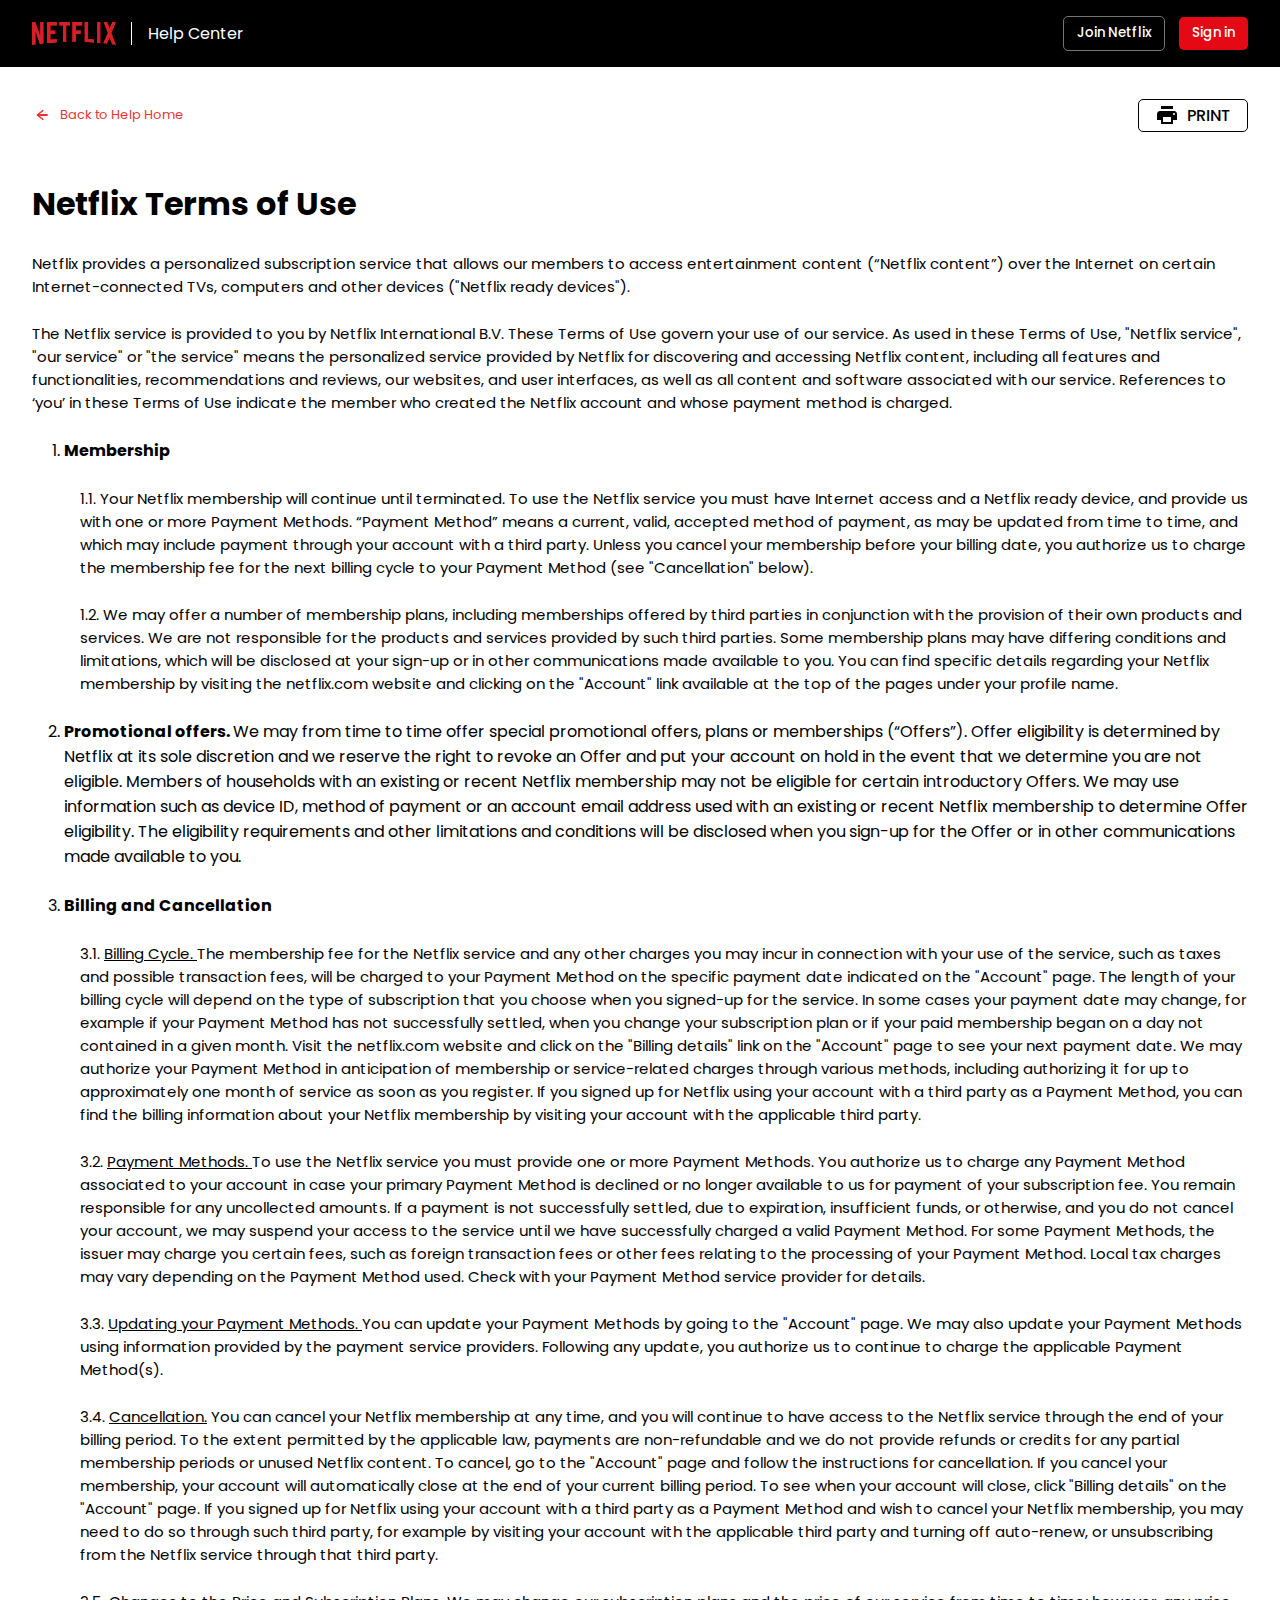
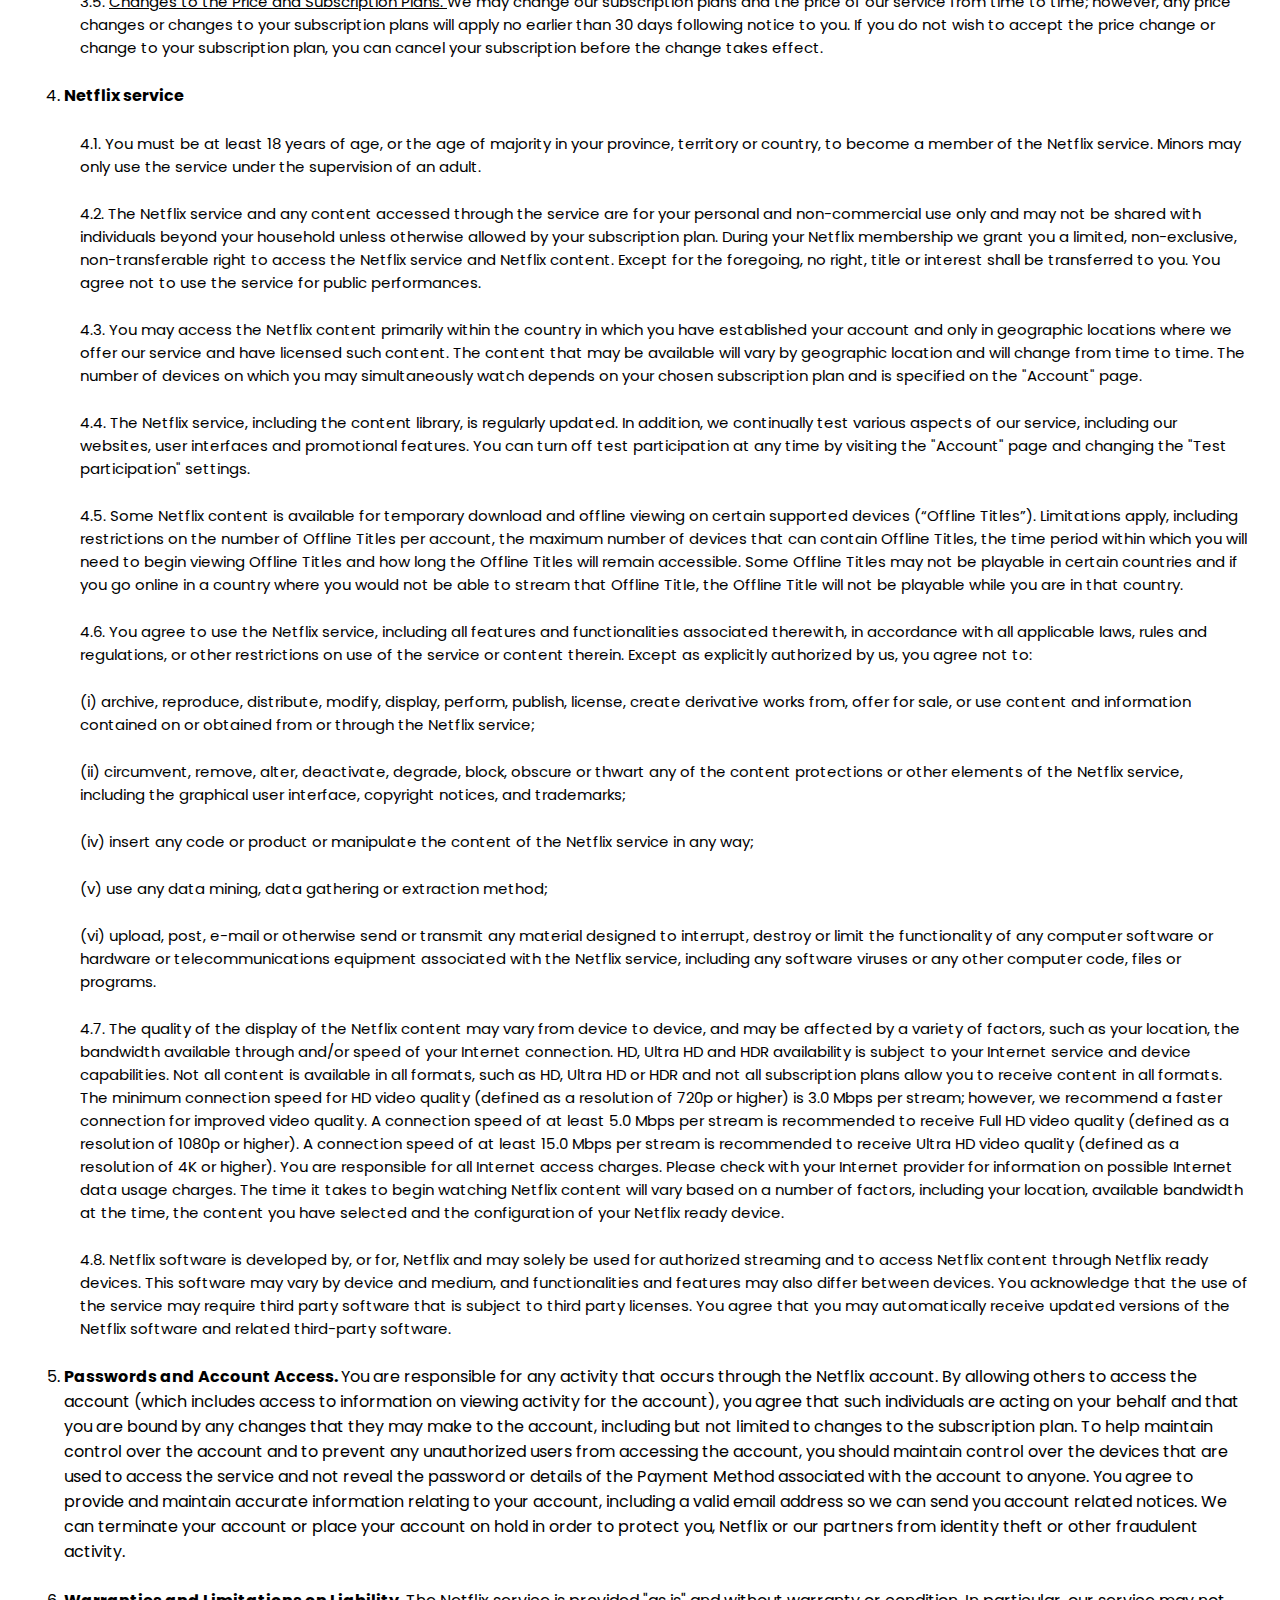
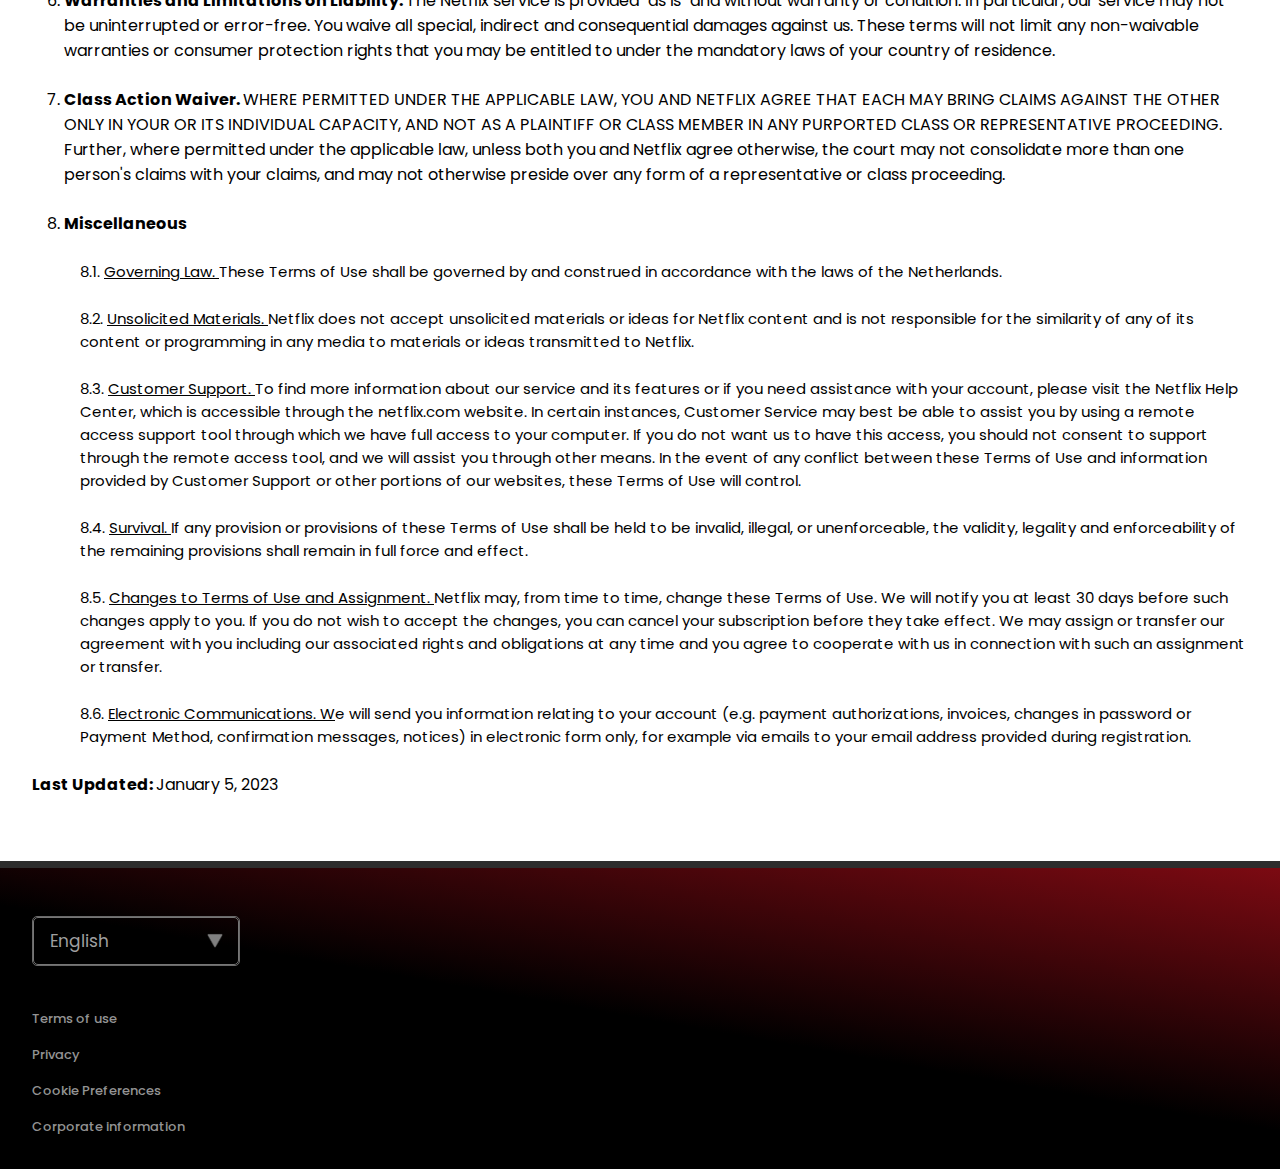
<file: termsofuse.html>
<!DOCTYPE html>
<html lang="en">

<head>
    <meta charset="UTF-8">
    <meta name="viewport" content="width=device-width, initial-scale=1.0">
    <title>help.netflix.com/en/legal/termsofuse</title>
    <link rel="stylesheet" href="styles.css">
    <link rel="stylesheet" href="contactus.css">
    <link rel="stylesheet" href="termsofuse.css">
    <link rel="icon" href="images/favicon.svg">
</head>

<body>

    <div class="pop-up-enclosing">
        <div class="heading">
            <div class="heading-elements">
                <img src="images/logo.png" alt="">
                <h1>Privacy Preferencd Center</h1>
                <img class="pop-up-x-icon" src="images/plus-icon.png" alt="">
            </div>
        </div>
        <div class="pop-up-container">
            <div class="main-content">
                <div class="left-content">
                    <h4>General Description</h4>
                    <h4>Essential Cookies</h4>
                    <h4>First Party Performance and Functionality Cookies</h4>
                    <h4>Third Party Performance and Functionality Cookies</h4>
                    <h4>Advertising Cookies</h4>
                </div>
                <div class="right-content">
                    <h4>General Description</h4>
                    <p>
                        This cookie tool will help you understand who is using cookies to collect information from your
                        device, for what purposes they use the information, and how you can control the use of cookies for
                        non-essential activities.
                        <br> <br>
                        Netflix supports the Self-Regulatory Principles for Online Behavioral Advertising of the Digital
                        Advertising Alliance (DAA), the Digital Advertising Alliance of Canada (DAAC), and the European
                        Interactive Digital Advertising Alliance (EDAA).
                        <br> <br>
                        If you opt out of advertising cookies, you may still see Netflix ads on other sites, but those ads
                        will not be customized by us or our service providers and we will continue to customize your
                        experience on our website via our use of cookies you have not refused.
                        <br> <br>
                        Alternatively, privacy settings in most browsers will allow you to prevent your browser from
                        accepting new cookies, have it notify you when you receive a new cookie, or disable cookies
                        altogether. If your browser is set to not accept any cookies, you will not receive Interest-Based
                        Advertising, but your use of the Netflix service may be impaired or unavailable. In addition, if you
                        use our cookie tool to opt-out of certain cookies, your opt-out preferences will be remembered by
                        placing a cookie on your device. It is therefore important that your browser is configured to accept
                        cookies for your preferences to take effect. If you delete or clear your cookies, or if you change
                        which web browser you are using, you will need to set your cookie preferences again.
                        <br> <br>
                        For more information on our use of cookies, please visit the <a href="#">Cookies and Internet Advertising</a>
                        section of our <a href="#">Privacy Statement</a> .
                    </p>
                </div>
                
            </div>
        </div>
        <div class="pop-up-accordion">
            <div class="topics">
                <div class="p-heading">
                    <p>General Description</p>
                </div>
                <div class="p-floating-content">
                    <p>
                        This cookie tool will help you understand who is using cookies to collect information from your
                        device, for what purposes they use the information, and how you can control the use of cookies for
                        non-essential activities.
                        <br> <br>
                        Netflix supports the Self-Regulatory Principles for Online Behavioral Advertising of the Digital
                        Advertising Alliance (DAA), the Digital Advertising Alliance of Canada (DAAC), and the European
                        Interactive Digital Advertising Alliance (EDAA).
                        <br> <br>
                        If you opt out of advertising cookies, you may still see Netflix ads on other sites, but those ads
                        will not be customized by us or our service providers and we will continue to customize your
                        experience on our website via our use of cookies you have not refused.
                        <br> <br>
                        Alternatively, privacy settings in most browsers will allow you to prevent your browser from
                        accepting new cookies, have it notify you when you receive a new cookie, or disable cookies
                        altogether. If your browser is set to not accept any cookies, you will not receive Interest-Based
                        Advertising, but your use of the Netflix service may be impaired or unavailable. In addition, if you
                        use our cookie tool to opt-out of certain cookies, your opt-out preferences will be remembered by
                        placing a cookie on your device. It is therefore important that your browser is configured to accept
                        cookies for your preferences to take effect. If you delete or clear your cookies, or if you change
                        which web browser you are using, you will need to set your cookie preferences again.
                        <br> <br>
                        For more information on our use of cookies, please visit the <a href="#">Cookies and Internet Advertising</a>
                        section of our <a href="#">Privacy Statement</a> .
                    </p>
                </div>
            </div>
        </div>
        <div class="pop-up-save">
            <button>Save Settings</button>
        </div>
        <div class="pop-up-footer">
            <p>powered by <span class="onetrust">onetrust</span></p>
        </div>
    </div>

    <header>
        <div class="header-outermost">
            <div class="header-el-container">
                <div class="section1">
                    <div class="logo">
                        <a href="index.html"><img src="images/logo.png" alt="logo"></a>
                    </div>

                    <a href="help.html">Help Center</a>
                </div>
                <div class="mobile-help">
                    <div class="logo">
                        <a href="index.html"><img class="logo-img" src="images/Netflix_Symbol.png" alt="logo"></a>
                    </div>

                    <a href="help.html">Help Center</a>
                </div>
                <div class="section2">
                    <button onclick="openIndex()">Join Netflix</button>
                    <button onclick="openSignIn()">Sign in</button>
                </div>
            </div>
        </div>
    </header>
    <nav>
        <a href="help.html"> <img class="right-arrow-red" src="images/left-icon-red.png" alt=""> Back to Help Home</a>
        <button> <img src="images/icons8-print-24.png" alt=""> PRINT</button>
    </nav>

    <main>
        <div class="main-content">
            <h1>Netflix Terms of Use</h1>
            <div class="tc-text">
                <p>
                    Netflix provides a personalized subscription service that allows our members to
                    access entertainment content (“Netflix content”) over the Internet on certain
                    Internet-connected TVs, computers and other devices ("Netflix ready devices").
                </p>
                <p>
                    The Netflix service is provided to you by Netflix International B.V. These Terms of Use govern your
                    use of our service. As used in these Terms of Use, "Netflix service", "our service" or "the service"
                    means the personalized service provided by Netflix for discovering and accessing Netflix content,
                    including all features and functionalities, recommendations and reviews, our websites, and user
                    interfaces, as well as all content and software associated with our service. References to ‘you’ in
                    these Terms of Use indicate the member who created the Netflix account and whose payment method is
                    charged.
                </p>
                <ol>
                    <li class="topic"><strong>Membership</strong></li>
                    <p class="details">
                        1.1. Your Netflix membership will continue until terminated. To use the Netflix service you must
                        have Internet access and a Netflix ready device, and provide us with one or more Payment
                        Methods.
                        “Payment Method” means a current, valid, accepted method of payment, as may be updated from time
                        to
                        time, and which may include payment through your account with a third party. Unless you cancel
                        your
                        membership before your billing date, you authorize us to charge the membership fee for the next
                        billing cycle to your Payment Method (see "Cancellation" below).
                    </p>
                    <p class="details">

                        1.2. We may offer a number of membership plans, including memberships offered by third parties
                        in
                        conjunction with the provision of their own products and services. We are not responsible for
                        the
                        products and services provided by such third parties. Some membership plans may have differing
                        conditions and limitations, which will be disclosed at your sign-up or in other communications
                        made
                        available to you. You can find specific details regarding your Netflix membership by visiting
                        the
                        netflix.com website and clicking on the "Account" link available at the top of the pages under
                        your
                        profile name.
                    </p>
                    <li class="topic"><strong>Promotional offers. </strong>We may from time to time offer special
                        promotional offers, plans or memberships (“Offers”). Offer
                        eligibility is determined by Netflix at its sole discretion and we reserve the right to revoke
                        an
                        Offer and put your account on hold in the event that we determine you are not eligible. Members
                        of
                        households with an existing or recent Netflix membership may not be eligible for certain
                        introductory Offers. We may use information such as device ID, method of payment or an account
                        email
                        address used with an existing or recent Netflix membership to determine Offer eligibility. The
                        eligibility requirements and other limitations and conditions will be disclosed when you sign-up
                        for
                        the Offer or in other communications made available to you.
                    </li>
                    <li class="topic">
                        <strong>Billing and Cancellation</strong>
                    </li>
                    <p class="details">
                        3.1. <span class="underline">Billing Cycle. </span>The membership fee for the Netflix service
                        and any other charges you may
                        incur in connection with your use of the service, such as taxes and possible transaction fees,
                        will be charged to your Payment Method on the specific payment date indicated on the "Account"
                        page. The length of your billing cycle will depend on the type of subscription that you choose
                        when you signed-up for the service. In some cases your payment date may change, for example if
                        your Payment Method has not successfully settled, when you change your subscription plan or if
                        your paid membership began on a day not contained in a given month. Visit the netflix.com
                        website and click on the "Billing details" link on the "Account" page to see your next payment
                        date. We may authorize your Payment Method in anticipation of membership or service-related
                        charges through various methods, including authorizing it for up to approximately one month of
                        service as soon as you register. If you signed up for Netflix using your account with a third
                        party as a Payment Method, you can find the billing information about your Netflix membership by
                        visiting your account with the applicable third party.
                    </p>
                    <p class="details">
                        3.2. <span class="underline">Payment Methods. </span>To use the Netflix service you must provide
                        one or more Payment Methods.
                        You authorize us to charge any Payment Method associated to your account in case your primary
                        Payment Method is declined or no longer available to us for payment of your subscription fee.
                        You remain responsible for any uncollected amounts. If a payment is not successfully settled,
                        due to expiration, insufficient funds, or otherwise, and you do not cancel your account, we may
                        suspend your access to the service until we have successfully charged a valid Payment Method.
                        For some Payment Methods, the issuer may charge you certain fees, such as foreign transaction
                        fees or other fees relating to the processing of your Payment Method. Local tax charges may vary
                        depending on the Payment Method used. Check with your Payment Method service provider for
                        details.
                    </p>
                    <p class="details">
                        3.3. <span class="underline">Updating your Payment Methods. </span>You can update your Payment
                        Methods by going to the
                        "Account" page. We may also update your Payment Methods using information provided by the
                        payment service providers. Following any update, you authorize us to continue to charge the
                        applicable Payment Method(s).
                    </p>
                    <p class="details">
                        3.4. <span class="underline">Cancellation.</span> You can cancel your Netflix membership at any
                        time, and you will continue to
                        have access to the Netflix service through the end of your billing period. To the extent
                        permitted by the applicable law, payments are non-refundable and we do not provide refunds or
                        credits for any partial membership periods or unused Netflix content. To cancel, go to the
                        "Account" page and follow the instructions for cancellation. If you cancel your membership, your
                        account will automatically close at the end of your current billing period. To see when your
                        account will close, click "Billing details" on the "Account" page. If you signed up for Netflix
                        using your account with a third party as a Payment Method and wish to cancel your Netflix
                        membership, you may need to do so through such third party, for example by visiting your account
                        with the applicable third party and turning off auto-renew, or unsubscribing from the Netflix
                        service through that third party.
                    </p>
                    <p class="details">
                        3.5. <span class="underline">Changes to the Price and Subscription Plans. </span>We may change
                        our subscription plans and the
                        price of our service from time to time; however, any price changes or changes to your
                        subscription plans will apply no earlier than 30 days following notice to you. If you do not
                        wish to accept the price change or change to your subscription plan, you can cancel your
                        subscription before the change takes effect.
                    </p>
                    <li class="topic">
                        <strong>Netflix service</strong>
                    </li>
                    <p class="details">

                        4.1. You must be at least 18 years of age, or the age of majority in your province, territory or
                        country, to become a member of the Netflix service. Minors may only use the service under the
                        supervision of an adult.
                    </p>
                    <p class="details">
                        4.2. The Netflix service and any content accessed through the service are for your personal and
                        non-commercial use only and may not be shared with individuals beyond your household unless
                        otherwise allowed by your subscription plan. During your Netflix membership we grant you a
                        limited, non-exclusive, non-transferable right to access the Netflix service and Netflix
                        content. Except for the foregoing, no right, title or interest shall be transferred to you. You
                        agree not to use the service for public performances.
                    </p>
                    <p class="details">
                        4.3. You may access the Netflix content primarily within the country in which you have
                        established your account and only in geographic locations where we offer our service and have
                        licensed such content. The content that may be available will vary by geographic location and
                        will change from time to time. The number of devices on which you may simultaneously watch
                        depends on your chosen subscription plan and is specified on the "Account" page.
                    </p>
                    <p class="details">
                        4.4. The Netflix service, including the content library, is regularly updated. In addition, we
                        continually test various aspects of our service, including our websites, user interfaces and
                        promotional features. You can turn off test participation at any time by visiting the "Account"
                        page and changing the "Test participation" settings.
                    </p>
                    <p class="details">
                        4.5. Some Netflix content is available for temporary download and offline viewing on certain
                        supported devices (“Offline Titles”). Limitations apply, including restrictions on the number of
                        Offline Titles per account, the maximum number of devices that can contain Offline Titles, the
                        time period within which you will need to begin viewing Offline Titles and how long the Offline
                        Titles will remain accessible. Some Offline Titles may not be playable in certain countries and
                        if you go online in a country where you would not be able to stream that Offline Title, the
                        Offline Title will not be playable while you are in that country.
                    </p>
                    <p class="details">

                        4.6. You agree to use the Netflix service, including all features and functionalities associated
                        therewith, in accordance with all applicable laws, rules and regulations, or other restrictions
                        on use of the service or content therein. Except as explicitly authorized by us, you agree not
                        to: <br>
                    <p class="details">(i) archive, reproduce, distribute, modify, display, perform, publish, license,
                        create
                        derivative works from, offer for sale, or use content and information contained on or obtained
                        from or through the Netflix service;</p>
                    <p class="details">
                        (ii) circumvent, remove, alter, deactivate, degrade, block, obscure or thwart any of the content
                        protections or other elements of the Netflix service, including the graphical user interface,
                        copyright notices, and trademarks;
                    </p>
                    <p class="details">
                        (iv) insert any code or product or manipulate the content of the Netflix service in any way;
                    </p>
                    <p class="details">
                        (v) use any data mining, data gathering or extraction method;
                    </p>
                    <p class="details">
                        (vi) upload, post, e-mail or otherwise send or transmit any material designed to interrupt,
                        destroy or limit the functionality of any computer software or hardware or telecommunications
                        equipment associated with the Netflix service, including any software viruses or any other
                        computer code, files or programs.
                    </p>
                    </p>
                    <p class="details">
                        4.7. The quality of the display of the Netflix content may vary from device to device, and may
                        be affected by a variety of factors, such as your location, the bandwidth available through
                        and/or speed of your Internet connection. HD, Ultra HD and HDR availability is subject to your
                        Internet service and device capabilities. Not all content is available in all formats, such as
                        HD, Ultra HD or HDR and not all subscription plans allow you to receive content in all formats.
                        The minimum connection speed for HD video quality (defined as a resolution of 720p or higher) is
                        3.0 Mbps per stream; however, we recommend a faster connection for improved video quality. A
                        connection speed of at least 5.0 Mbps per stream is recommended to receive Full HD video quality
                        (defined as a resolution of 1080p or higher). A connection speed of at least 15.0 Mbps per
                        stream is recommended to receive Ultra HD video quality (defined as a resolution of 4K or
                        higher). You are responsible for all Internet access charges. Please check with your Internet
                        provider for information on possible Internet data usage charges. The time it takes to begin
                        watching Netflix content will vary based on a number of factors, including your location,
                        available bandwidth at the time, the content you have selected and the configuration of your
                        Netflix ready device.
                    </p>
                    <p class="details">
                        4.8. Netflix software is developed by, or for, Netflix and may solely be used for authorized
                        streaming and to access Netflix content through Netflix ready devices. This software may vary by
                        device and medium, and functionalities and features may also differ between devices. You
                        acknowledge that the use of the service may require third party software that is subject to
                        third party licenses. You agree that you may automatically receive updated versions of the
                        Netflix software and related third-party software.
                    </p>
                    <li class="topic">
                        <strong>Passwords and Account Access. </strong>
                        You are responsible for any activity that occurs through the Netflix account. By allowing others
                        to access the account (which includes access to information on viewing activity for the
                        account), you agree that such individuals are acting on your behalf and that you are bound by
                        any changes that they may make to the account, including but not limited to changes to the
                        subscription plan. To help maintain control over the account and to prevent any unauthorized
                        users from accessing the account, you should maintain control over the devices that are used to
                        access the service and not reveal the password or details of the Payment Method associated with
                        the account to anyone. You agree to provide and maintain accurate information relating to your
                        account, including a valid email address so we can send you account related notices. We can
                        terminate your account or place your account on hold in order to protect you, Netflix or our
                        partners from identity theft or other fraudulent activity.
                    </li>
                    <li class="topic">
                        <strong>Warranties and Limitations on Liability. </strong>
                        The Netflix service is provided "as is" and without warranty or condition. In particular, our
                        service may not be uninterrupted or error-free. You waive all special, indirect and
                        consequential damages against us. These terms will not limit any non-waivable warranties or
                        consumer protection rights that you may be entitled to under the mandatory laws of your country
                        of residence.
                    </li>
                    <li class="topic">
                        <strong>Class Action Waiver. </strong>
                        WHERE PERMITTED UNDER THE APPLICABLE LAW, YOU AND NETFLIX AGREE THAT EACH MAY BRING CLAIMS
                        AGAINST THE OTHER ONLY IN YOUR OR ITS INDIVIDUAL CAPACITY, AND NOT AS A PLAINTIFF OR CLASS
                        MEMBER IN ANY PURPORTED CLASS OR REPRESENTATIVE PROCEEDING. Further, where permitted under the
                        applicable law, unless both you and Netflix agree otherwise, the court may not consolidate more
                        than one person's claims with your claims, and may not otherwise preside over any form of a
                        representative or class proceeding.
                    </li>

                    <li class="topic">
                        <strong>Miscellaneous</strong>
                    </li>
                    <p class="details">
                        8.1. <span class="underline">Governing Law. </span>These Terms of Use shall be governed by and
                        construed in accordance with the
                        laws of the Netherlands.
                    </p>
                    <p class="details">
                        8.2. <span class="underline">Unsolicited Materials. </span>Netflix does not accept unsolicited
                        materials or ideas for Netflix
                        content and is not responsible for the similarity of any of its content or programming in any
                        media to materials or ideas transmitted to Netflix.
                    </p>
                    <p class="details">
                        8.3. <span class="underline">Customer Support. </span> To find more information about our
                        service and its features or if you
                        need assistance with your account, please visit the Netflix Help Center, which is accessible
                        through the netflix.com website. In certain instances, Customer Service may best be able to
                        assist you by using a remote access support tool through which we have full access to your
                        computer. If you do not want us to have this access, you should not consent to support through
                        the remote access tool, and we will assist you through other means. In the event of any conflict
                        between these Terms of Use and information provided by Customer Support or other portions of our
                        websites, these Terms of Use will control.
                    </p>
                    <p class="details">
                        8.4. <span class="underline">Survival. </span>If any provision or provisions of these Terms of
                        Use shall be held to be invalid,
                        illegal, or unenforceable, the validity, legality and enforceability of the remaining provisions
                        shall remain in full force and effect.
                    </p>
                    <p class="details">
                        8.5. <span class="underline">Changes to Terms of Use and Assignment. </span>Netflix may, from
                        time to time, change these Terms
                        of Use. We will notify you at least 30 days before such changes apply to you. If you do not wish
                        to accept the changes, you can cancel your subscription before they take effect. We may assign
                        or transfer our agreement with you including our associated rights and obligations at any time
                        and you agree to cooperate with us in connection with such an assignment or transfer.
                    </p>
                    <p class="details">
                        8.6. <span class="underline">Electronic Communications. W</span>e will send you information relating to your account (e.g.
                        payment authorizations, invoices, changes in password or Payment Method, confirmation messages,
                        notices) in electronic form only, for example via emails to your email address provided during
                        registration.
                    </p>
                </ol>

            </div>
            <p class="last-updated"><strong>Last Updated: </strong>January 5, 2023</p>
        </div>
    </main>

    <div class="footer">
        <div class="language-select">
            <div class="text">
                <select name="language" id="language">
                    <option value="English">English</option>
                    <option value="English">Amharic</option>
                    <option value="English">French</option>
                    <option value="English">Dutch</option>
                </select>
            </div>
            <img class="down-icon down-icon-gray" src="images/down-icon-gray.png" alt="">
            <img class="down-icon down-icon-white" src="images/down-icon.png" alt="">
        </div>
        <ul>
            <li><a href="termsofuse.html">Terms of use</a></li>
            <li><a href="privacy.html">Privacy</a></li>
            <li><a class="cookie-preferences">Cookie Preferences</a></li>
            <li><a href="corparateinformation.html">Corporate information</a></li>
        </ul>
    </div>
    <script src="cookie-opener.js"></script>
    <script>
        function openSignIn() {
            window.open("signin.html", "_self")
        }

        function openIndex() {
            window.open("index.html", "_self")
        }
    </script>
</body>

</html>
</file>
<file: styles.css>
/* ------------------------Basic styling------------------------------ */

@import url('https://fonts.googleapis.com/css2?family=Montserrat:ital,wght@0,100;0,200;0,300;0,400;0,500;0,600;0,700;0,800;0,900;1,100;1,200;1,300;1,400;1,500;1,600;1,700;1,800;1,900&family=Poppins:ital,wght@0,100;0,200;0,300;0,400;0,500;0,600;0,700;0,800;0,900;1,100;1,200;1,300;1,400;1,500;1,600;1,700;1,800;1,900&display=swap');

*, *::before, *::after {
    margin: 0;
    padding: 0;
    font-family: 'poppins', sans-serif;
    box-sizing: border-box;
    scroll-behavior: smooth;
}

a {
    color: rgb(195, 192, 192);
}

body {
    background-color: black;
    color: white;
}
/* ------------------------Pop up------------------------------ */

.pop-up-enclosing {
    background-color: white;
    color: black;
    position: fixed;
    top: 50%; left: 50%;
    transform: translate(-50%, -50%);
    z-index: 200;
    overflow: hidden;
    transition: .5s ease;
    display: none;
}

.pop-up-container {
    max-height: 55%;
    max-width: 45rem;
    border-bottom: 1px solid gray;
}

.pop-up-enclosing .heading {
    padding: 1rem 2rem;
    display: flex;
    justify-content: center;
    border-bottom: 2px solid rgb(232, 232, 232);
}

.pop-up-enclosing .heading-elements {
    padding: 0 0 0 1.5rem;
    display: flex;
    align-items: center;
    justify-content: space-between;
    gap: 2rem;
    flex-basis: 100%;
}

.pop-up-enclosing .heading h1 {
    flex: 2;
    font-size: 20px;
    font-weight: 600;
}

.pop-up-enclosing img:first-child {
    width: 70px;
}

.pop-up-enclosing img:last-child {
    cursor: pointer;
    filter: brightness(10%);
    width: 15px;
    rotate: 45deg;
}

.pop-up-enclosing .main-content {
    display: flex;
}

.pop-up-enclosing .left-content {
    width: 12rem;
}

.pop-up-enclosing .pop-up-accordion {
    display: none;
}

.pop-up-enclosing .left-content h4 {
    font-size: 13px;
    font-weight: 600;
    padding: .7rem .5rem;
    cursor: pointer;
    border-left: 8px solid red;
    border-bottom: 2px solid rgb(229, 229, 229);
    background-color: rgb(239, 239, 239);
}

.pop-up-enclosing .right-content {
    height: 30rem;
    width: 33rem;
    padding: 1rem 1.5rem;
    overflow-y: auto;    
}

.pop-up-enclosing .right-content h4 {
    font-size: 13px;
    padding: 0.2rem .5rem 1rem .5rem;
}

.pop-up-enclosing .right-content p {
    padding: 0 .5rem;
    font-size: 12px;
}

.pop-up-enclosing .right-content a {
    color: rgb(0, 0, 0);
    font-weight: 600;
    text-decoration: none;
}

.pop-up-enclosing .right-content a:hover {
    text-decoration: underline;
}

.pop-up-enclosing .pop-up-save {
    width: 100%;
    padding: 1rem 1rem;
}

.pop-up-save button {
    padding: .6rem 2rem;
    border-radius: 2px;
}

.pop-up-footer {
    font-size: 10px;
    padding: .1rem 2rem;
    text-align: right;
    background-color: rgb(228, 228, 228);
    color: rgb(185, 185, 185);
}

.onetrust{
    color: rgba(18, 143, 18, 0.728);
    font-size: 20px;
}

/* ------------------------Header------------------------------ */

.header {
    width: 100%;
    height: 84vh;
    background-image: linear-gradient(rgba(0,0,0,.7),rgba(0,0,0,0)), linear-gradient(rgba(0,0,0,0),rgba(0,0,0,.85)), url(Images/header-image.jpeg);
    background-size: cover;
    background-position-x: center; 
    background-position-y: 81%;
    background-repeat: no-repeat;
    position: relative;
}

.logo {
    width: 150px;
    -webkit-user-drag: none;
    user-select: none;
    -webkit-user-select: none;
}

nav {
    display: flex;
    align-items: center;
    justify-content: space-between;
    padding: 20px 8%;
    background: linear-gradient(rgba(0,0,0,.9),rgba(0,0,0,.1));
}

button {
    padding: .4rem .8rem;
    margin-left: 10px;
    background-color: #e50915;
    color: white;
    font-weight: 500;
    border: none;
    border-radius: 5px;
    cursor: pointer;
    transition: all 300ms ease;
}

button:hover, button:active {
    background-color: #a70303;
}

.header-content {
    position: absolute;
    top: 50%;
    left: 50%;
    translate: -50% -50%;
    margin-top: 2rem;
    text-align: center;
    width: 80%;
}

.header-content h1 {
    font-size: 45px;
    font-weight: 900;
    line-height: 60px;
}

.header-content h3 {
    font-weight: 400;
    margin: 20px 0;
}

.header-content p {
    margin-bottom: 20px;
    font-size: 20px;
}

.email-signup-section {
    margin-left: 50%;
    height: 3.5rem;
    width: 60%;
    transform: translateX(-50%);
    display: flex;
    align-items: center;
    justify-content: space-between;
    gap: 1rem;
}

.email-signup {
    flex: 4;
    height: 100%;
    width: fit-content;
    position: relative;
}

.email-signup input {
    font-size: 16px;
    height: 100%;
    width: 100%;
    padding: 1rem 2rem;
    outline: 0;
    border-radius: 5px;
    margin-right: 1rem;
    background-color: rgba(0, 0, 0, 0.372);
    color: white;
    border: 1px solid rgb(116, 114, 114);
    border-radius: 4px;
    display: flex;
    -webkit-padding-start: 3.5%;
    padding-inline-start: 3.5%;
    transition: .1s ease;
}

::placeholder {
    opacity: 0;
    transition: .1s ease;
}

.email-signup p {
    font-size: 16px;
    text-align: left;
    margin-left: 1rem;
    position: absolute;
    top: 50%;
    transform: translateY(-50%);
    pointer-events: none;
}

.email-signup input:focus {
    outline: solid white;
}

.placeholder {
    transition: .3s ease;
}

.email-signup input:focus ~ .placeholder, .email-signup input:not(:placeholder-shown) ~ .placeholder {
    top: 12px;
    font-size: 12px;
    transition: .3s ease;
}

.email-signup-section button {
    display: flex;
    align-items: center;
    gap: .3rem;
    height: 100%;
    width: fit-content;
    font-size: 24px;
    font-weight: 600;
    padding: .7rem 1.5rem;
    cursor: pointer;
    border: none;
    background-color:#e50915;
    color: white;
    border-radius: 5px;
    transition: all 300ms ease;
}

.header-content button img, .email-signup-2 button img {
    width: 20px;
}

button:hover, button:active {
    background-color: #b7070f;
    transition: all 300ms ease;
}

/* --------------------Features-------------------- */

.features .row {
    padding: 50px 12%;
    font-size: 22px;
    display: flex;
    align-items: center;
    gap: 2rem;
    border-top: 7px solid rgba(128, 128, 128, 0.318);
}

.features img {
    width: fit-content;
}

.text-col {
    flex-basis: 50%;
}

.text-col h2 {
    margin-bottom: 1rem;
    font-size: 43px;
    line-height: 3.5rem;
}

.img-col {
    flex-basis: 50%;
    position: relative;
}

.features .video-tv {
    position: absolute;
    left: 5.3rem;
    top: 6rem;
    height: 16.5rem;
    z-index: -1;
    object-fit: cover;
}

.mobile-0819 {
    position: relative;
}

.boxshot-container {
    display: flex;
    align-items: center;
    justify-content: space-between;
    border: 2px solid gray;
    border-radius: 15px;
    position: absolute;
    bottom: 10%;
    right: 0;
    left: 50%;
    transform: translate(-50%);
    width: 55%;
    height: 28%;
    padding: .8rem .8rem;
    background-color: black;
}

.boxshot {
    max-width: 50px;
}

.boxshot-container .text {
    display: flex;
    flex-direction: column;
}

.boxshot-container h3 {
    font-size: 15px;
    font-weight: 600;
}

.boxshot-container p {
    font-size: 13px;
    color: #0861cb;
}

.downloading-gif {
    max-height: 50px;
    max-width: 50px;
}

.features .row:nth-child(3) {
    padding-left: 20rem;
}


/*-----------------------------FAQ------------------------------------*/

.faq {
    width: 100%;
    display: flex;
    flex-direction: column;
    align-items: center;
    gap: 3rem;
    border-top: 7px solid rgba(128, 128, 128, 0.392);
    padding-top: 3.5rem;
}

.faq h1 {
    font-size: 46px;
    font-weight: 900;
}

.faq .element-container {
    display: flex;
    flex-direction: column;
    align-items: center;
    gap: .5rem;
    width: 100%;
}

.faq .element {
    background-color: rgb(46, 46, 46);
    width: 76%;
    height: fit-content;
    font-size: 23px;
    font-weight: 400;
    cursor: pointer;
    transition: .5s;
    position: relative;
    user-select: none;
    -webkit-user-select: none;
}

.element .heading {
    display: flex;
    justify-content: space-between;
    align-items: center;
    padding: 1.5rem 1rem;
    border-bottom: 1px solid black;
}

.faq .element:hover {
    background-color: rgb(61, 60, 60);
    transition: .3s;
}

.faq img {
    width: 30px;
    margin-right: 1rem;
}

.floating-content {
    padding: 0 1rem;
    display: grid;
    grid-template-rows: 0fr;
    width: 100%;
    pointer-events: none;
    transition: .2s;
}

.floating-content > * {
    overflow: hidden;
}

.floating-content.active {
    grid-template-rows: 1fr;
}

.plus-icon {
    transition: .01s;
}

.plus-icon.active {
    rotate: 45deg;
    transition: .01s;
}

/*-----------------------------2nd email signup------------------------------------*/

.email-signup-2 {
    padding: 5rem 2rem;
}

.email-signup-2 p {
    text-align: center;
    font-size: 20px;
    margin-bottom: 1rem;
}

.email-signup-2 input {
    background-color: #1d2432;
    border-color: green;
}

.email-signup-2 .email-signup-section {
    width: 50%;
}

/*-----------------------------Footer------------------------------------*/

.footer {
    height: 100%;
    border-top: 7px solid rgba(128, 128, 128, 0.351);
    padding: 4rem 10rem;
    font-size: 13px;
    font-weight: 500;
}

.footer .contact-us {
    padding-bottom: 3rem;
    font-size: 16px;
}

.footer-elements {
    width: 80%;
    display: flex;
    justify-content: space-between;
    flex-wrap: wrap;
    gap: 5rem;
}

.footer-elements ul {
    list-style: none;
}

.footer-elements ul li {
    margin-bottom: 1rem;
    text-decoration: underline solid 1px;
}

.cookie-preferences {
    cursor: pointer;
}

.netflix-ethiopia {
    margin-top: 1.5rem;
    color: rgb(214, 214, 214);
}

.language-select {
    display: flex;
    justify-content: space-between;
    margin: 1rem 0 0 0;
    padding: .5rem 1rem;
    align-items: center;
    border: .1px solid rgb(105, 105, 105);
    position: relative;
    width: 8rem;
    border-radius: 5px;
}

.language-select select {
    width: 100%;
}

.language-select  svg {
    height: 16px;
    width: 16px;
    margin-right: .7rem;
}

.language-select  .down-icon {
    width: 10px;
    margin-left: 10px;
}

#language {
    position: absolute;
    inset: 0;
    padding-left: 2.5rem;
    color: white;
    background: transparent;
    border-radius: 5px;
    appearance: none;
}

/*-----------------------------Media Querries------------------------------------*/

@media (max-width: 1214px) {
    .header {
        background-size: cover;
    }

    .features .row {
        justify-content: center;
        flex-wrap: wrap;
    }

    .features .row:nth-child(3) .text-col {
        margin-left: -20rem;
    }

    .email-signup-section {
        margin-top: 4rem;
        flex-direction: column;
        justify-content: center;
        gap: 1rem;
    }

    .email-signup input {
        width: 100%;
        border: 1px solid white;
        margin: 0;
        outline: 0;
    }

    .email-signup button {
        width: 100%;
        justify-content: center;
    }

    .boxshot-container {
        width: 60%;
        height: 23;
    }

    .faq h1 {
        font-size: 36px;
    }
}

@media (max-width: 780px) {
    .pop-up-enclosing {
        max-width: 80vh;
    }

    .pop-up-enclosing .main-content p {
        font-size: 12px;
    }

    .pop-up-enclosing .left-content {
        width: 25rem
    }

    .pop-up-enclosing .right-content {
        width: 45rem;
    }

    .pop-up-footer p {
        font-size: 10px;
    }

    .header-content h1 {
        font-size: 30px;
        line-height: 2rem;
    }

    .img-col {
        scale: .5;
    }

    .text-col h2 {
        font-size: 26px;
        line-height: 2rem;
    }

    .text-col p {
        font-size: 18px;
    }

    .header-content p, .header-content h3 {
        font-size: 20px;
    }

    .features .row:nth-child(3) .text-col {
        flex-basis: 50%;
    }

    .faq h1 {
        font-size: 26px;
    }
}

@media (max-width: 590px) {
    .pop-up-enclosing {
        height: 100vh; 
        width: 100vw;
    }

    .pop-up-enclosing .heading h1 {
        font-size: 12px;
    }

    .pop-up-enclosing .heading img:first-child {
        width: 50px;
    }

    .pop-up-container {
        display: none;
    }

    .pop-up-enclosing .topics h4 {
        font-size: 12px;
        font-weight: 600;
        padding: 1rem 1rem;
        border-left: 8px solid red;
    }

    .pop-up-enclosing .pop-up-accordion {
        display: block;
        height: 75vh;
        overflow-y: auto;
        font-size: 12px;
    }

    .pop-up-enclosing .topics h4 p {
        font-size: 12px;
        font-weight: 400;
        margin-top: 1rem;
    }

    .pop-up-save button {
        width: 100%;
        margin: 0;
    }

    .video-tv {
        width: fit-content;
    }
}

@media (max-width: 490px) {
    ::placeholder {
        font-size: 12px;
    }

    .email-signup-section button {
        font-size: 15px;
    }

    .email-signup-section button img {
        width: 10px;
    }

    .lang-btn {
        display: none;
    }

    .lang-btn-bottom {
        left: 50%;
        transform: translateX(-50%);
        display: block;
    }

    .features .row {
        padding: 50px 5%;
    }

    .faq h1 {
        font-size: 16px;
    }

    .faq img {
        width: 20px;
    }

    .faq .element {
        font-size: 13px;
    }

    .header-content h1 {
        font-size: 20px;
    }

    .text-col h2 {
        font-size: 16px;
        line-height: 1.2rem;
    }

    .text-col p {
        font-size: 15px;
    }

    .header-content p, .header-content h3, p {
        font-size: 15px;
    }

    .email-signup-2 .placeholder {
        font-size: 12px;
    }

    .email-signup-2 button {
        font-size: 8px;
    }

    .footer {
        padding: 1rem 4rem;
    }

}

@media (max-width: 350px) {
    .pop-up-container {
        height: 100%;
        width: 100%;
    }

    button {
        font-size: 10px;
    }

    .img-col {
        scale: .3;
    }
}

@media (max-height: 650px) {
    .pop-up-enclosing {
        height: 80vh;
        max-width: 100vw;
    }

    .pop-up-enclosing .left-content {
        overflow-y: auto;
        height: 12rem;
    }

    .pop-up-container {
        border: none;
    }

    .pop-up-enclosing .right-content {
        max-height: 18rem;
    }

    .pop-up-footer {
        height: 10%;
    }
}

@media (max-height: 451px) {
    .pop-up-enclosing .right-content {
        height: 15rem;
    }
}
</file>
<file: contactus.css>
/* ------------------------Basic styling------------------------------ */

body {
    background-color: white;
    color: black;
    width: 100%;
}

a {
    color: white;
    text-decoration: none;
}

a:hover {
    text-decoration: underline;
}

::placeholder {
    opacity: 1;
}

/* ------------------------Header------------------------------ */

header {
    padding: 0 2rem;
    background-color: black;
    color: white;
}

.header-outermost {
    margin-inline: auto;
    max-width: 50rem;
    display: flex;
    justify-content: space-between;
}

.header-el-container {
    width: 100%;
    padding: 1rem  0;
    display: inline-flex;
    align-items: center;
    justify-content: space-between;
}

header .section2 button:first-child {
    background: transparent;
    border: 1px solid rgb(115, 115, 115);
}

header .section2 button:first-child:hover {
    border: 1px solid rgb(255, 255, 255);
}

.section1 {
    display: flex;
    align-items: center;
    gap: 1rem;
}

.logo {
    border-right: 1px solid white;
    width: 100px;
}

.logo img {
    width: 100px;
    flex: 1;
    display: block;
    padding-right: 1rem;
}

.mobile-help {
    display: none;
}

/* ------------------------Get Help pop up------------------------------ */

.bg {
    background-color: rgb(229, 229, 229);
    border-bottom: 1px solid rgb(185, 185, 185);
}

.get-help-container {
    height: fit-content;
    max-width: 54rem;
    padding: .5rem 2rem;
    margin-inline: auto;
}

.get-help-box {
    position: relative;
    width: 100%;
    padding: 1rem 1.5rem;
    margin: 1rem auto;
    font-size: 15px;
    display: flex;
    align-items: center;
    gap: 2rem;
    box-shadow: 0 1px 10px rgb(192, 192, 192);
    border-radius: 5px;
    background-color: white;
}

.get-help-box img {
    display: block;
    margin: auto;
    width: 26px;
}

.get-help-box p:first-child {
    font-weight: 600;
    margin-bottom: 1em;
}

.get-help-box p {
    font-weight: 300;
    font-size: 12px;
}

.get-help-box a {
    color: #ee5856;
    text-decoration: none;
    font-size: 12px;
    font-weight: 600;
    width: 10rem;
}

/* ------------------------Contact Us------------------------------ */

.contact-us {
    max-width: 54rem;
    margin-bottom: 3rem;
    margin-inline: auto;
    padding: .5rem 2rem;
}

.contact-us h1 {
    margin-bottom: 1.5rem;
}

.contact-us p {
    font-size: 17px;
    font-weight: 500;
    margin-bottom: .5rem;
}

.input-div {
    position: relative;
}

.contact-us input {
    padding: .5rem 1rem;
    width: 100%;
    border: solid rgb(208, 208, 208);
    border-radius: 4px;
    outline: 0;
}

.contact-us input:focus + .right-arrow img {
    display: block;
}

.quick-links {
    max-width: 54rem;
    margin-inline: auto;
    margin-bottom: 2rem;
    padding: .5rem 2rem;
}

.right-arrow img {
    display: none;
    position: absolute;
    width: 25px;
    top: 50%;
    transform: translateY(-50%);
    right: 2%;
}

.links {
    position: relative;
    display: flex;
    flex-direction: column;
}

.links a {
    color: black;
    font-size: 15px;
    font-weight: 300;
    padding: .8rem;
    text-decoration: none;
    border-bottom: 1px solid rgb(185, 185, 185);
}

.links a:hover {
    text-decoration: underline;
}

.links a:hover > .right-arrow-red {
    animation: quickHorizontalMov .5s alternate;
}

@keyframes quickHorizontalMov {
    0% {
        transform: translateX(35%);
    }
    75% {
        transform: translateX(0);
    }
}

.links img {
    width: 20px;
}

.links img:first-child {
    margin-right: .8rem;
}

.links img:last-child {
    width: 13px;
    position: absolute;
    right: 0;
}

/* ------------------------Footer------------------------------ */

.footer {
    padding: 2rem;
    background: linear-gradient(190deg, #7c0a12, black, black);
}

.footer-container {
    margin-inline: auto;
    max-width: 50rem
}

.footer ul {
    margin-top: 2.7rem;
    list-style: none;
}

.footer ul li {
    margin-top: 1rem;
}

.footer ul a {
    color: rgb(147, 147, 147);
    text-decoration: none;
}

.footer ul a:hover {
    text-decoration: underline;
} 

.language-select {
    width: 13rem;
    padding: 1rem 1rem;
    border-radius: 5px;
    gap: 2rem;
    justify-content: space-between;
}

.language-select img {
    width: 40px;
}

.language-select input {
    border-radius: 5px;
}

#language {
    cursor: pointer;
    padding: 0 1rem;
    text-align: left;
    font-size: 17px;
    color: rgb(159, 159, 159);
    outline: 0;
    transition: .5s;
}

#language:hover {
    background-color: rgb(159, 159, 159);
    color: white;
    transition: .5s;
}

.down-icon-white.active {
    display: block;
    z-index: 1;
    pointer-events: none;
}

.down-icon-gray.active {
    display: none;
}

.down-icon-white {
    display: none;
}

.language-select  .down-icon {
    width: 16px;
    margin-left: 0;
}

/* ------------------------Media Querries------------------------------ */

@media (max-width: 828px) {
    .get-help-container {
        width: 100vw;
    }
}

@media (max-width: 521px) {
    .get-help-container {
        padding: 1rem;
    }

    .get-help-box a, .get-help-box p {
        font-size: 10px;
    }

    .get-help-box img {
        width: 20px;
        margin: 0;
        padding: 0;
    }

    header {
        padding-top: 1rem;
        padding-bottom: 2rem;
    }

    .header-el-container {
        align-items: flex-start;
        padding: 0;
    }

    .logo {
        position: relative;
        border: none;
    }

    .logo img {
        position: absolute;
        top: 0;
        width: 40px;
        padding: 0;
    }

    .section1 {
        display: none;
    }

    .section1 a {
        display: none;
    }

    .mobile-help {
        margin-top: -.8rem;
        display: flex;
        flex-direction: column;
    }

    .mobile-help a {
        padding-left: .5rem;
        font-size: 12px;
        margin-top: 2.5rem;
    }
}
</file>
<file: termsofuse.css>
.header-outermost {
    max-width: 78rem;
}

nav {
    margin-inline: auto;
    background: transparent;
    max-width: 82rem;
    padding: 2rem 2rem;
}

nav button {
    padding: .2rem 1rem;
    display: flex;
    align-items: center;
    gap: .5rem;
    background: transparent;
    color: black;
    font-size: 16px;
    border: 1px solid black;
}

nav a {
    display: flex;
    align-items: center;
    gap: .5rem;
    font-size: 13px;
    color: #e93535;
    text-decoration: none;
}

nav a:hover {
    text-decoration: underline;
}

nav a:hover > .right-arrow-red {
    animation: quickHorizontalMov .5s linear;
}

@keyframes quickHorizontalMov {
    0% {
        transform: translateX(-35%);
    }

    35% {
        transform: translateX(0);
    }
}

nav a img {
    width: 20px;
}

nav button:hover {
    background: transparent;
}

main {
    display: flex;
    max-width: 82rem;
    margin-inline: auto;
}

.main-content {
    padding: 1rem 2rem;
    margin-bottom: 3rem;
}

.main-content h1 {
    margin-bottom: 1.5rem;
}

.main-content .tc-text p {
    font-size: 15px;
    margin-bottom: 1.5rem;
}

.topic {
    margin-left: 2rem;
    margin-bottom: 1.5rem;
}

.details {
    margin-left: 3rem;
}

.underline {
    text-decoration: underline;
}
</file>
<file: help.css>
header {
    height: fit-content;
    padding-bottom: 2rem;
}

.header-outermost {
    max-width: 100%;
}

.logo {
    border: none;
}

.logo img {
    width: 150px;
}

header h1 {
    text-align: center;
    margin-bottom: 1rem;
}

.search-space {
    position: relative;
    display: flex;
    align-items: center;
}

.search-space input {
    background-color: white;
    height: 40px;
    width: 70%;
    border: none;
    -webkit-padding-start: 3.5rem;
    font-size: 18px;
    outline-color: gray;
    margin-inline: auto;
}

::placeholder {
    color: rgb(129, 129, 129);
    font-size: 18px;
    font-weight: 100;
}

.search-icon {
    position: absolute;
    left: 15%;
    display: flex;
    align-items: center;
    justify-content: center;
    height: 50px;
    width: 50px;
    z-index: 9999;
}

.search-icon:hover {
    cursor: pointer;
}

.circle {
    height: 20px;
    width: 20px;
    border: 2px solid gray;
    border-radius: 50px;
}

.line {
    height: 10px;
    width: 2px;
    background-color: gray;
    rotate: -45deg;
    margin: -5px 0 0 21px;
}

.stars {
    color: rgb(135, 135, 221);
    font-size: 13px;
}

.main-help-content {
    width: 100%;
    padding: 2rem 2rem;
    background-color: rgb(242, 242, 242);
    border-bottom: 2px solid rgb(225, 225, 225);
}

.main-help-content h3 {
    margin-bottom: 1rem;
}

.main-help-content button {
    margin: 0 1rem 1rem 0;
    padding: 1rem 1rem;
    border-radius: 0;
}

.upper-btns button {
    text-transform: uppercase;
}

.upper-btns button:last-child {
    background-color: transparent;
    color: black;
    border: 1px solid red;
}

.main-help-content p {
    margin-bottom: 1rem;
}

.topics {
    display: flex;
    align-items: center;
    gap: 1rem;
}

.topics .btn {
    padding: 0 1rem;
    cursor: pointer;
    display: flex;
    align-items: center;
    justify-content: space-between;
    gap: .3rem;
    box-shadow: 0 1px 10px rgb(209, 209, 209);
}

.topics button {
    margin: 0;
    background-color: transparent;
    color: black;
    border: none;
}

.topics img {
    width: 30px;
}

main .bottom-content {
    height: fit-content;
    background-color: rgb(246, 246, 246);
}

.bottom-content .container {
    width: 100%;
    padding: 3rem 2rem 7rem;
    display: flex;
    flex-wrap: wrap;
}

.content {
    width: 25vh;
    margin-right: 2rem;
    display: flex;
    flex-direction: column;
    gap: 1rem;
}

.content:last-child {
    width: 30vh;
}

.content h3 {
    margin-bottom: 1rem;
}

.content a {
    color: black;
}

.links a {
    padding: 0 0 1rem 0;
    border: none;
}

.links img {
    right: 0;
}

@media (max-width: 825px) {
    .topics {
        flex-direction: column;
    }

    .topics .btn {
        justify-content: flex-start;
        width: 100%;
    }
}

@media (max-width: 525px) {
    header h1 {
        text-align: left;
        margin-top: 2rem;
    }

    .search-space input {
        width: 100%;
    }

    .search-icon {
        left: 0;
    }

    .logo img {
        width: 50px;
    }
}
</file>
<file: loginhelp.css>
::selection {
    background-color: #037ffd;
    color: white;
}

header {
    padding: 2rem 2.5rem;
    display: flex;
    justify-content: space-between;
}

header a {
    text-decoration: none;
    color: #e50915;
    font-size: 18px;
    font-weight: 600;
}

.logo img {
    width: 150px;
}

.login-help-box {
    position: relative;
    font-size: 13p4;
    font-weight: 300;
    display: flex;
    flex-direction: column;
    gap: 1rem;
    max-width: 30rem;
    margin-inline: auto;
    padding: 2.5rem 2rem;
    background-color: rgb(244, 244, 244);
    color: black;
}

.login-help-box h1 {
    font-weight: 500;
}

.radios {
    display: flex;
    flex-direction: column;
    justify-content: center;
    gap: 1rem;
    position: relative;
    margin-left: 2rem;
    margin-bottom: .5rem;
}

.radios input {
    display: none;
    accent-color: #037ffd;
}

.email-radio {
    position: relative;
    height: 1rem;
}

.sms-radio {
    position: relative;
    height: 1rem;
}

label span {
    position: absolute;
    padding-left: 2.5rem;
    width: 100%;
}

label span::before {
    position: absolute;
    content: '';
    top: 50%;
    transform: translateY(-50%);
    left: 0;
    height: 25px;
    width: 25px;
    border: 5px solid white;
    outline: solid rgb(200, 200, 200);
    background-color: white;
    border-radius: 50%;
}

input[type="radio"]:checked + span::before {
    background-color: #037ffd;
}

.email-input {
    padding: .8rem 1rem;
}

::placeholder {
    opacity: 1;
}

.login-help-box button {
    margin: 0;
    padding-block: .7rem;
    background-color: #037ffd;
    font-size: 20px;
    font-weight: 300;
    border-radius: 0;
}

.login-help-box a {
    color: #4f9cfd;
    font-size: 15px;
    font-weight: 400;
    text-decoration: none;
}

.login-help-reCAPTCHA {
    position: absolute;
    left: 0;
    bottom: -44%;
    color: rgb(201, 201, 201);
    font-size: 15px;
    font-weight: 200;
    max-width: 90%;
}

.login-help-reCAPTCHA a {
    text-decoration: underline rgb(201, 201, 201);
    color: rgb(201, 201, 201);
    font-weight: 200;
}

/* -------------------------Footer--------------------------------- */

footer {
    margin-top: 18rem;
    padding: 1rem 10rem;
    color: gray;
}

footer a {
    text-decoration: none;
}

footer a:hover {
    text-decoration: underline;
}

footer h4 {
    margin-bottom: 2rem;
}

footer ul {
    list-style: none;
}

#faq {
    color: gray;
}

.cookie-preferences {
    color: gray;
}

.footer-elements {
    font-size: 12px;
}

.footer-elements ul li, .footer-elements ul li a {
    color: gray;
    text-decoration: none;
}

.footer-elements ul li a:hover {
    text-decoration: underline;
}
</file>
